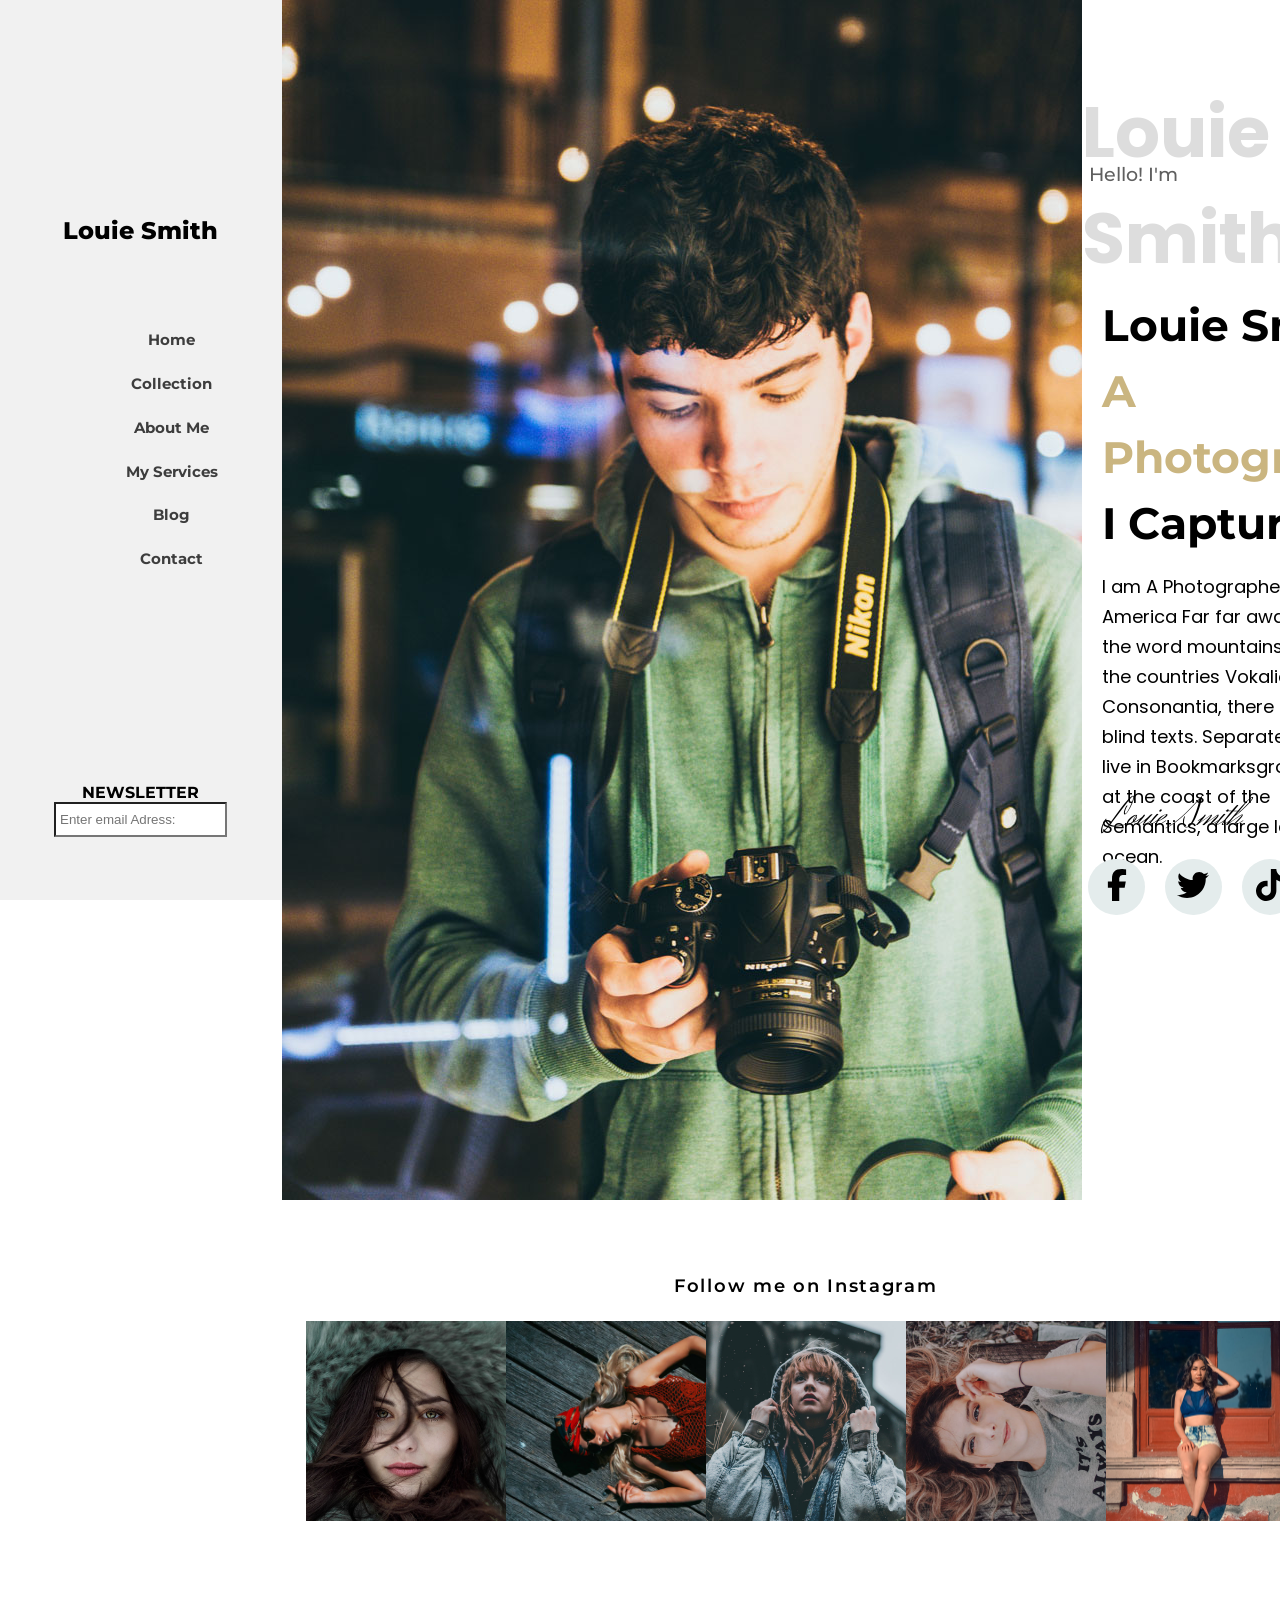
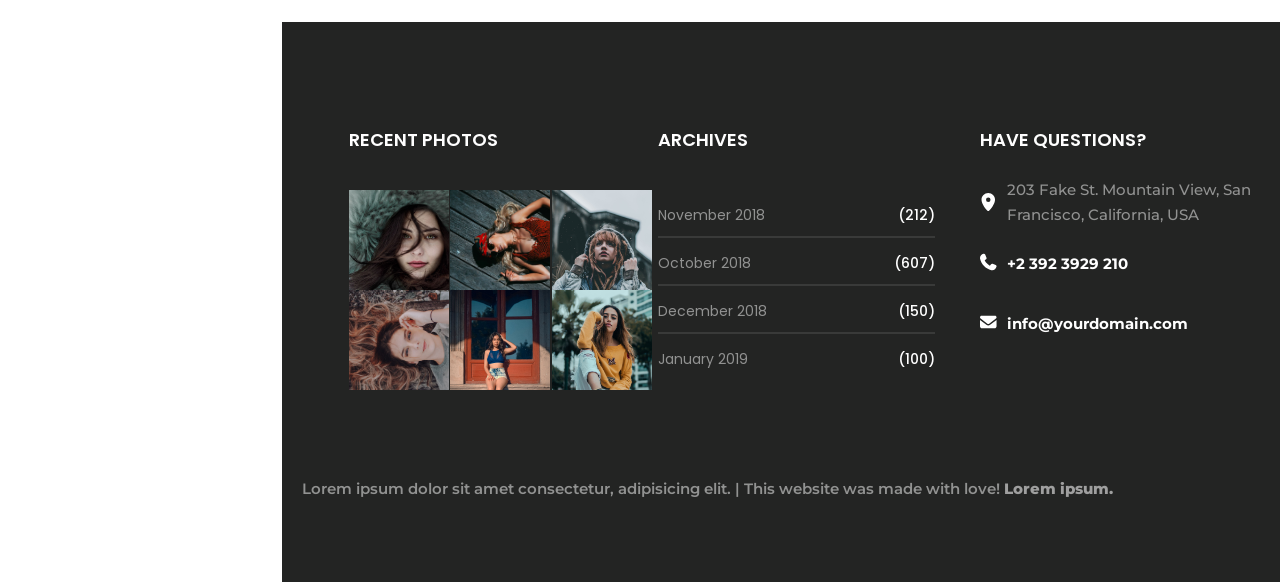
<file: index.html>
<!DOCTYPE html>
<html lang="en">
<head>
    <meta charset="UTF-8">
    <meta name="viewport" content="width=device-width, initial-scale=1.0">
    <link rel="stylesheet" href="style.css">
    <title>display-Flex</title>
    
    <!-- Fontes -->
    <!-- Poppins -->
    <link rel="preconnect" href="https://fonts.googleapis.com">
<link rel="preconnect" href="https://fonts.gstatic.com" crossorigin>
<link href="https://fonts.googleapis.com/css2?family=Poppins:ital,wght@0,100;0,200;0,300;0,400;0,500;0,600;0,700;0,800;0,900;1,100;1,200;1,300;1,400;1,500;1,600;1,700;1,800;1,900&display=swap" rel="stylesheet">
    <!-- Monsterrat -->
<link rel="preconnect" href="https://fonts.googleapis.com">
<link rel="preconnect" href="https://fonts.gstatic.com" crossorigin>
<link href="https://fonts.googleapis.com/css2?family=Montserrat:ital,wght@0,100..900;1,100..900&family=Poppins:ital,wght@0,100;0,200;0,300;0,400;0,500;0,600;0,700;0,800;0,900;1,100;1,200;1,300;1,400;1,500;1,600;1,700;1,800;1,900&display=swap" rel="stylesheet">     

    <!-- Herr Von Muellerhoff -->
    <link rel="preconnect" href="https://fonts.googleapis.com">
    <link rel="preconnect" href="https://fonts.gstatic.com" crossorigin>
    <link href="https://fonts.googleapis.com/css2?family=Herr+Von+Muellerhoff&display=swap" rel="stylesheet">
</head>
<body>
    <!-- section -->
    <nav class="side_screen">
        <div class="sd_user">
            <div id="user_icon"></div>
            Louie Smith
        </div>
        <ul class="sd_header">
            <li class="especial"><a class="after_editor" href="#">Home</a></li>
            <li class="especial"><a class="after_editor" href="collection.html"> Collection</a></li>
            <li class="especial"><a class="after_editor" href="About_Me.html">About Me</a></li>
            <li class="especial"><a class="after_editor" href="">My Services</a></li>
            <li class="especial"><a class="after_editor" href="#">Blog</a></li>
            <li class="especial"><a class="after_editor" href="#">Contact</a></li>
        </ul>
        <div class="sd_footer">
            <div class="sd_footer_input"><span>Newsletter</span><input type="text" placeholder=" Enter email Adress:"></div>
        </div>
    </nav>

    <!-- content -->
    <section>
    <div id="frontpage">
        <img src="Imagens/author.jpg" alt="" class="user_img">
        
    <div id="Titulo">
        
        <div class="text_position_formatadora_auxiliar">
        <h1 id="text_background">Louie Smith</h1>
        <p id="text_hello">Hello! I'm</p>
        </div>

        <p id="photographer">Louie Smith, <span id="text_gold">A Photographer.</span> I Capture Life</p>
        <p id="text_paragraph"> I am A Photographer from America Far far away, behind the word mountains, 
            far from the countries 
            Vokalia and Consonantia, there live the blind texts. 
            Separated they live in Bookmarksgrove right at the coast of the Semantics,
            a large language ocean.</p>
        
        <h2 id="Signature">Louie Smith</h2>

        <ul class="icons">
        <li class="single_icon"><a href="#"><svg xmlns="http://www.w3.org/2000/svg" viewBox="0 0 640 640"><path d="M240 363.3L240 576L356 576L356 363.3L442.5 363.3L460.5 265.5L356 265.5L356 230.9C356 179.2 376.3 159.4 428.7 159.4C445 159.4 458.1 159.8 465.7 160.6L465.7 71.9C451.4 68 416.4 64 396.2 64C289.3 64 240 114.5 240 223.4L240 265.5L174 265.5L174 363.3L240 363.3z"/></svg>
        </a></li>
        <li class="single_icon"><a href="#"><svg xmlns="http://www.w3.org/2000/svg" viewBox="0 0 640 640"><!--!Font Awesome Free v7.2.0 by @fontawesome - https://fontawesome.com License - https://fontawesome.com/license/free Copyright 2026 Fonticons, Inc.--><path d="M523.4 215.7C523.7 220.2 523.7 224.8 523.7 229.3C523.7 368 418.1 527.9 225.1 527.9C165.6 527.9 110.4 510.7 64 480.8C72.4 481.8 80.6 482.1 89.3 482.1C138.4 482.1 183.5 465.5 219.6 437.3C173.5 436.3 134.8 406.1 121.5 364.5C128 365.5 134.5 366.1 141.3 366.1C150.7 366.1 160.1 364.8 168.9 362.5C120.8 352.8 84.8 310.5 84.8 259.5L84.8 258.2C98.8 266 115 270.9 132.2 271.5C103.9 252.7 85.4 220.5 85.4 184.1C85.4 164.6 90.6 146.7 99.7 131.1C151.4 194.8 229 236.4 316.1 240.9C314.5 233.1 313.5 225 313.5 216.9C313.5 159.1 360.3 112 418.4 112C448.6 112 475.9 124.7 495.1 145.1C518.8 140.6 541.6 131.8 561.7 119.8C553.9 144.2 537.3 164.6 515.6 177.6C536.7 175.3 557.2 169.5 576 161.4C561.7 182.2 543.8 200.7 523.4 215.7z"/></svg></a></li>
        <li class="single_icon"><a href="#"><svg xmlns="http://www.w3.org/2000/svg" viewBox="0 0 640 640"><!--!Font Awesome Free v7.2.0 by @fontawesome - https://fontawesome.com License - https://fontawesome.com/license/free Copyright 2026 Fonticons, Inc.--><path d="M544.5 273.9C500.5 274 457.5 260.3 421.7 234.7L421.7 413.4C421.7 446.5 411.6 478.8 392.7 506C373.8 533.2 347.1 554 316.1 565.6C285.1 577.2 251.3 579.1 219.2 570.9C187.1 562.7 158.3 545 136.5 520.1C114.7 495.2 101.2 464.1 97.5 431.2C93.8 398.3 100.4 365.1 116.1 336C131.8 306.9 156.1 283.3 185.7 268.3C215.3 253.3 248.6 247.8 281.4 252.3L281.4 342.2C266.4 337.5 250.3 337.6 235.4 342.6C220.5 347.6 207.5 357.2 198.4 369.9C189.3 382.6 184.4 398 184.5 413.8C184.6 429.6 189.7 444.8 199 457.5C208.3 470.2 221.4 479.6 236.4 484.4C251.4 489.2 267.5 489.2 282.4 484.3C297.3 479.4 310.4 469.9 319.6 457.2C328.8 444.5 333.8 429.1 333.8 413.4L333.8 64L421.8 64C421.7 71.4 422.4 78.9 423.7 86.2C426.8 102.5 433.1 118.1 442.4 131.9C451.7 145.7 463.7 157.5 477.6 166.5C497.5 179.6 520.8 186.6 544.6 186.6L544.6 274z"/></svg></a></li>
        </ul>
    </div>
    </div>

<div id="container">
        <div id="container_text">
            <a href="#"><h2 id="middle_title">Follow me on Instagram</h2></a>
        </div>
        <!-- CORRIGIR CONTEÚDO À FRENTE>>>>>> -->
        <div id="row_noGutters">
            <a href="" id="insta_image_popup1">
                <div class="div_de_alinhar_icone"><svg class="icone_popup" xmlns="http://www.w3.org/2000/svg" viewBox="0 0 640 640"><path d="M320.3 205C256.8 204.8 205.2 256.2 205 319.7C204.8 383.2 256.2 434.8 319.7 435C383.2 435.2 434.8 383.8 435 320.3C435.2 256.8 383.8 205.2 320.3 205zM319.7 245.4C360.9 245.2 394.4 278.5 394.6 319.7C394.8 360.9 361.5 394.4 320.3 394.6C279.1 394.8 245.6 361.5 245.4 320.3C245.2 279.1 278.5 245.6 319.7 245.4zM413.1 200.3C413.1 185.5 425.1 173.5 439.9 173.5C454.7 173.5 466.7 185.5 466.7 200.3C466.7 215.1 454.7 227.1 439.9 227.1C425.1 227.1 413.1 215.1 413.1 200.3zM542.8 227.5C541.1 191.6 532.9 159.8 506.6 133.6C480.4 107.4 448.6 99.2 412.7 97.4C375.7 95.3 264.8 95.3 227.8 97.4C192 99.1 160.2 107.3 133.9 133.5C107.6 159.7 99.5 191.5 97.7 227.4C95.6 264.4 95.6 375.3 97.7 412.3C99.4 448.2 107.6 480 133.9 506.2C160.2 532.4 191.9 540.6 227.8 542.4C264.8 544.5 375.7 544.5 412.7 542.4C448.6 540.7 480.4 532.5 506.6 506.2C532.8 480 541 448.2 542.8 412.3C544.9 375.3 544.9 264.5 542.8 227.5zM495 452C487.2 471.6 472.1 486.7 452.4 494.6C422.9 506.3 352.9 503.6 320.3 503.6C287.7 503.6 217.6 506.2 188.2 494.6C168.6 486.8 153.5 471.7 145.6 452C133.9 422.5 136.6 352.5 136.6 319.9C136.6 287.3 134 217.2 145.6 187.8C153.4 168.2 168.5 153.1 188.2 145.2C217.7 133.5 287.7 136.2 320.3 136.2C352.9 136.2 423 133.6 452.4 145.2C472 153 487.1 168.1 495 187.8C506.7 217.3 504 287.3 504 319.9C504 352.5 506.7 422.6 495 452z"/></svg></div>
            </a>    
            <a href="" id="insta_image_popup2"> 
                <div class="div_de_alinhar_icone"><svg class="icone_popup" xmlns="http://www.w3.org/2000/svg" viewBox="0 0 640 640"><path d="M320.3 205C256.8 204.8 205.2 256.2 205 319.7C204.8 383.2 256.2 434.8 319.7 435C383.2 435.2 434.8 383.8 435 320.3C435.2 256.8 383.8 205.2 320.3 205zM319.7 245.4C360.9 245.2 394.4 278.5 394.6 319.7C394.8 360.9 361.5 394.4 320.3 394.6C279.1 394.8 245.6 361.5 245.4 320.3C245.2 279.1 278.5 245.6 319.7 245.4zM413.1 200.3C413.1 185.5 425.1 173.5 439.9 173.5C454.7 173.5 466.7 185.5 466.7 200.3C466.7 215.1 454.7 227.1 439.9 227.1C425.1 227.1 413.1 215.1 413.1 200.3zM542.8 227.5C541.1 191.6 532.9 159.8 506.6 133.6C480.4 107.4 448.6 99.2 412.7 97.4C375.7 95.3 264.8 95.3 227.8 97.4C192 99.1 160.2 107.3 133.9 133.5C107.6 159.7 99.5 191.5 97.7 227.4C95.6 264.4 95.6 375.3 97.7 412.3C99.4 448.2 107.6 480 133.9 506.2C160.2 532.4 191.9 540.6 227.8 542.4C264.8 544.5 375.7 544.5 412.7 542.4C448.6 540.7 480.4 532.5 506.6 506.2C532.8 480 541 448.2 542.8 412.3C544.9 375.3 544.9 264.5 542.8 227.5zM495 452C487.2 471.6 472.1 486.7 452.4 494.6C422.9 506.3 352.9 503.6 320.3 503.6C287.7 503.6 217.6 506.2 188.2 494.6C168.6 486.8 153.5 471.7 145.6 452C133.9 422.5 136.6 352.5 136.6 319.9C136.6 287.3 134 217.2 145.6 187.8C153.4 168.2 168.5 153.1 188.2 145.2C217.7 133.5 287.7 136.2 320.3 136.2C352.9 136.2 423 133.6 452.4 145.2C472 153 487.1 168.1 495 187.8C506.7 217.3 504 287.3 504 319.9C504 352.5 506.7 422.6 495 452z"/></svg></div>
            </a>
            <a href="" id="insta_image_popup3">
                <div class="div_de_alinhar_icone"><svg class="icone_popup" xmlns="http://www.w3.org/2000/svg" viewBox="0 0 640 640"><path d="M320.3 205C256.8 204.8 205.2 256.2 205 319.7C204.8 383.2 256.2 434.8 319.7 435C383.2 435.2 434.8 383.8 435 320.3C435.2 256.8 383.8 205.2 320.3 205zM319.7 245.4C360.9 245.2 394.4 278.5 394.6 319.7C394.8 360.9 361.5 394.4 320.3 394.6C279.1 394.8 245.6 361.5 245.4 320.3C245.2 279.1 278.5 245.6 319.7 245.4zM413.1 200.3C413.1 185.5 425.1 173.5 439.9 173.5C454.7 173.5 466.7 185.5 466.7 200.3C466.7 215.1 454.7 227.1 439.9 227.1C425.1 227.1 413.1 215.1 413.1 200.3zM542.8 227.5C541.1 191.6 532.9 159.8 506.6 133.6C480.4 107.4 448.6 99.2 412.7 97.4C375.7 95.3 264.8 95.3 227.8 97.4C192 99.1 160.2 107.3 133.9 133.5C107.6 159.7 99.5 191.5 97.7 227.4C95.6 264.4 95.6 375.3 97.7 412.3C99.4 448.2 107.6 480 133.9 506.2C160.2 532.4 191.9 540.6 227.8 542.4C264.8 544.5 375.7 544.5 412.7 542.4C448.6 540.7 480.4 532.5 506.6 506.2C532.8 480 541 448.2 542.8 412.3C544.9 375.3 544.9 264.5 542.8 227.5zM495 452C487.2 471.6 472.1 486.7 452.4 494.6C422.9 506.3 352.9 503.6 320.3 503.6C287.7 503.6 217.6 506.2 188.2 494.6C168.6 486.8 153.5 471.7 145.6 452C133.9 422.5 136.6 352.5 136.6 319.9C136.6 287.3 134 217.2 145.6 187.8C153.4 168.2 168.5 153.1 188.2 145.2C217.7 133.5 287.7 136.2 320.3 136.2C352.9 136.2 423 133.6 452.4 145.2C472 153 487.1 168.1 495 187.8C506.7 217.3 504 287.3 504 319.9C504 352.5 506.7 422.6 495 452z"/></svg></div>
            </a>
            <a href="" id="insta_image_popup4">
                <div class="div_de_alinhar_icone"><svg class="icone_popup" sxmlns="http://www.w3.org/2000/svg" viewBox="0 0 640 640"><path d="M320.3 205C256.8 204.8 205.2 256.2 205 319.7C204.8 383.2 256.2 434.8 319.7 435C383.2 435.2 434.8 383.8 435 320.3C435.2 256.8 383.8 205.2 320.3 205zM319.7 245.4C360.9 245.2 394.4 278.5 394.6 319.7C394.8 360.9 361.5 394.4 320.3 394.6C279.1 394.8 245.6 361.5 245.4 320.3C245.2 279.1 278.5 245.6 319.7 245.4zM413.1 200.3C413.1 185.5 425.1 173.5 439.9 173.5C454.7 173.5 466.7 185.5 466.7 200.3C466.7 215.1 454.7 227.1 439.9 227.1C425.1 227.1 413.1 215.1 413.1 200.3zM542.8 227.5C541.1 191.6 532.9 159.8 506.6 133.6C480.4 107.4 448.6 99.2 412.7 97.4C375.7 95.3 264.8 95.3 227.8 97.4C192 99.1 160.2 107.3 133.9 133.5C107.6 159.7 99.5 191.5 97.7 227.4C95.6 264.4 95.6 375.3 97.7 412.3C99.4 448.2 107.6 480 133.9 506.2C160.2 532.4 191.9 540.6 227.8 542.4C264.8 544.5 375.7 544.5 412.7 542.4C448.6 540.7 480.4 532.5 506.6 506.2C532.8 480 541 448.2 542.8 412.3C544.9 375.3 544.9 264.5 542.8 227.5zM495 452C487.2 471.6 472.1 486.7 452.4 494.6C422.9 506.3 352.9 503.6 320.3 503.6C287.7 503.6 217.6 506.2 188.2 494.6C168.6 486.8 153.5 471.7 145.6 452C133.9 422.5 136.6 352.5 136.6 319.9C136.6 287.3 134 217.2 145.6 187.8C153.4 168.2 168.5 153.1 188.2 145.2C217.7 133.5 287.7 136.2 320.3 136.2C352.9 136.2 423 133.6 452.4 145.2C472 153 487.1 168.1 495 187.8C506.7 217.3 504 287.3 504 319.9C504 352.5 506.7 422.6 495 452z"/></svg></div>
            </a>
            <a href="" id="insta_image_popup5">
                <div class="div_de_alinhar_icone"><svg class="icone_popup" sxmlns="http://www.w3.org/2000/svg" viewBox="0 0 640 640"><path d="M320.3 205C256.8 204.8 205.2 256.2 205 319.7C204.8 383.2 256.2 434.8 319.7 435C383.2 435.2 434.8 383.8 435 320.3C435.2 256.8 383.8 205.2 320.3 205zM319.7 245.4C360.9 245.2 394.4 278.5 394.6 319.7C394.8 360.9 361.5 394.4 320.3 394.6C279.1 394.8 245.6 361.5 245.4 320.3C245.2 279.1 278.5 245.6 319.7 245.4zM413.1 200.3C413.1 185.5 425.1 173.5 439.9 173.5C454.7 173.5 466.7 185.5 466.7 200.3C466.7 215.1 454.7 227.1 439.9 227.1C425.1 227.1 413.1 215.1 413.1 200.3zM542.8 227.5C541.1 191.6 532.9 159.8 506.6 133.6C480.4 107.4 448.6 99.2 412.7 97.4C375.7 95.3 264.8 95.3 227.8 97.4C192 99.1 160.2 107.3 133.9 133.5C107.6 159.7 99.5 191.5 97.7 227.4C95.6 264.4 95.6 375.3 97.7 412.3C99.4 448.2 107.6 480 133.9 506.2C160.2 532.4 191.9 540.6 227.8 542.4C264.8 544.5 375.7 544.5 412.7 542.4C448.6 540.7 480.4 532.5 506.6 506.2C532.8 480 541 448.2 542.8 412.3C544.9 375.3 544.9 264.5 542.8 227.5zM495 452C487.2 471.6 472.1 486.7 452.4 494.6C422.9 506.3 352.9 503.6 320.3 503.6C287.7 503.6 217.6 506.2 188.2 494.6C168.6 486.8 153.5 471.7 145.6 452C133.9 422.5 136.6 352.5 136.6 319.9C136.6 287.3 134 217.2 145.6 187.8C153.4 168.2 168.5 153.1 188.2 145.2C217.7 133.5 287.7 136.2 320.3 136.2C352.9 136.2 423 133.6 452.4 145.2C472 153 487.1 168.1 495 187.8C506.7 217.3 504 287.3 504 319.9C504 352.5 506.7 422.6 495 452z"/></svg></div>
            </a>
        </div>
        <!-- Acima^^^^ -->
    </div>

    <footer id="content_footer">
        <div id="footer_row_maker">
            <div id="footer_wrap_photo">
                <div id="footer_wrap_photo_Title">
                    <h2>recent photos</h2>
                </div>
                <div id="footer_wrap_photo_image_holder">
                    <ul id="footer_wrap_photo_list">
                        <li class="footer_wrap_photo_list_item"><a href="" id="footer_wrap_photo_img1"></a></li>
                        <li class="footer_wrap_photo_list_item"><a href="" id="footer_wrap_photo_img2"></a></li>
                        <li class="footer_wrap_photo_list_item"><a href="" id="footer_wrap_photo_img3"></a></li>
                        <li class="footer_wrap_photo_list_item"><a href="" id="footer_wrap_photo_img4"></a></li>
                        <li class="footer_wrap_photo_list_item"><a href="" id="footer_wrap_photo_img5"></a></li>    
                        <li class="footer_wrap_photo_list_item"><a href="" id="footer_wrap_photo_img6"></a></li>
                    </ul>
                </div>
            </div>
            <div id="footer_list">
                <section id="footer_list_holder">
                    <h2>Archives</h2>
                    <ul id="footer_list">
                        <li class="footer_list_item"><a href="" class="footer_list_item_month">November 2018<span>(212)</span></a></li>
                        <li class="footer_list_item"><a href="" class="footer_list_item_month">October  2018<span>(607)</span></a></li>
                        <li class="footer_list_item"><a href="" class="footer_list_item_month">December 2018<span>(150)</span></a></li>
                        <li id="footer_list_item_final"><a href="" class="footer_list_item_month">January 2019<span>(100)</span></a></li>
                    </ul>
                </section>
            </div>
            
            <div id="footer_have_questions">
                <h2>Have questions?</h2>
                <ul id="footer_have_questions_list">
                    <li class="footer_have_questions_list_item">
                        <div id="svg_holder1">
                            <svg xmlns="http://www.w3.org/2000/svg" viewBox="0 0 384 512"><!--!Font Awesome Free v7.2.0 by @fontawesome - https://fontawesome.com License - https://fontawesome.com/license/free Copyright 2026 Fonticons, Inc.--><path d="M0 188.6C0 84.4 86 0 192 0S384 84.4 384 188.6c0 119.3-120.2 262.3-170.4 316.8-11.8 12.8-31.5 12.8-43.3 0-50.2-54.5-170.4-197.5-170.4-316.8zM192 256a64 64 0 1 0 0-128 64 64 0 1 0 0 128z"/></svg>
                        </div>
                    <div id="footer_have_questions_list_item1">
                        203 Fake St. Mountain View, San Francisco, California, USA
                    </div>
                </li>
                    <li class="footer_have_questions_list_item">
                        <div id="svg_holder2">
                            <svg xmlns="http://www.w3.org/2000/svg" viewBox="0 0 512 512"><!--!Font Awesome Free v7.2.0 by @fontawesome - https://fontawesome.com License - https://fontawesome.com/license/free Copyright 2026 Fonticons, Inc.--><path d="M160.2 25C152.3 6.1 131.7-3.9 112.1 1.4l-5.5 1.5c-64.6 17.6-119.8 80.2-103.7 156.4 37.1 175 174.8 312.7 349.8 349.8 76.3 16.2 138.8-39.1 156.4-103.7l1.5-5.5c5.4-19.7-4.7-40.3-23.5-48.1l-97.3-40.5c-16.5-6.9-35.6-2.1-47 11.8l-38.6 47.2C233.9 335.4 177.3 277 144.8 205.3L189 169.3c13.9-11.3 18.6-30.4 11.8-47L160.2 25z"/></svg>
                        </div>
                    <div id="footer_have_questions_list_item2">
                        +2 392 3929 210
                    </div>
                </li>    
                    <li class="footer_have_questions_list_item">
                        <div id="svg_holder1">
                            <svg xmlns="http://www.w3.org/2000/svg" viewBox="0 0 512 512"><!--!Font Awesome Free v7.2.0 by @fontawesome - https://fontawesome.com License - https://fontawesome.com/license/free Copyright 2026 Fonticons, Inc.--><path d="M48 64c-26.5 0-48 21.5-48 48 0 15.1 7.1 29.3 19.2 38.4l208 156c17.1 12.8 40.5 12.8 57.6 0l208-156c12.1-9.1 19.2-23.3 19.2-38.4 0-26.5-21.5-48-48-48L48 64zM0 196L0 384c0 35.3 28.7 64 64 64l384 0c35.3 0 64-28.7 64-64l0-188-198.4 148.8c-34.1 25.6-81.1 25.6-115.2 0L0 196z"/></svg>
                        </div>
                    <div id="footer_have_questions_list_item3">
                        info@yourdomain.com
                    </div>
                </li>
                </ul>
            </div>
        </div>
        <div id="div_copyright">
            <p id="Copyright">Lorem ipsum dolor sit amet consectetur, adipisicing elit. | This website was made with love!<span id="span1000"> Lorem ipsum.</span></p>
        </div>
    </footer>
    </section>
</body>
</html>
</file>
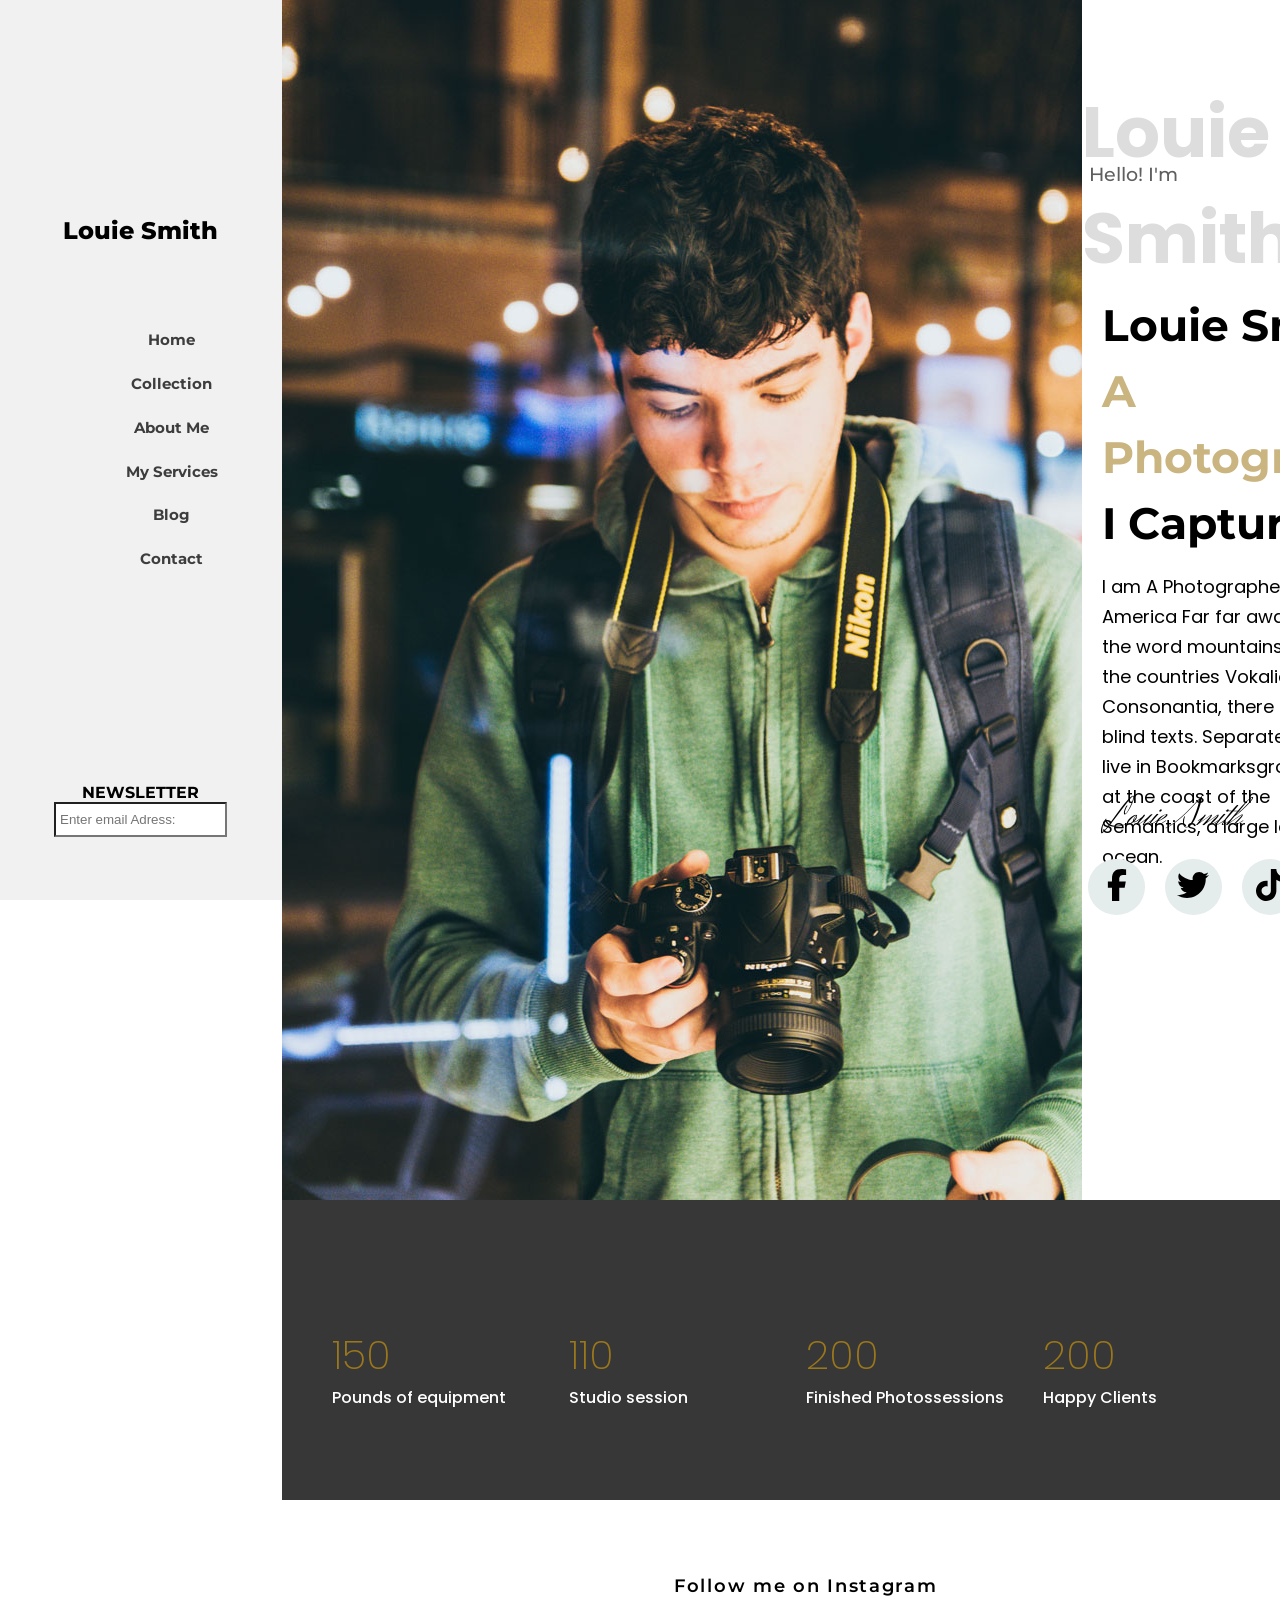
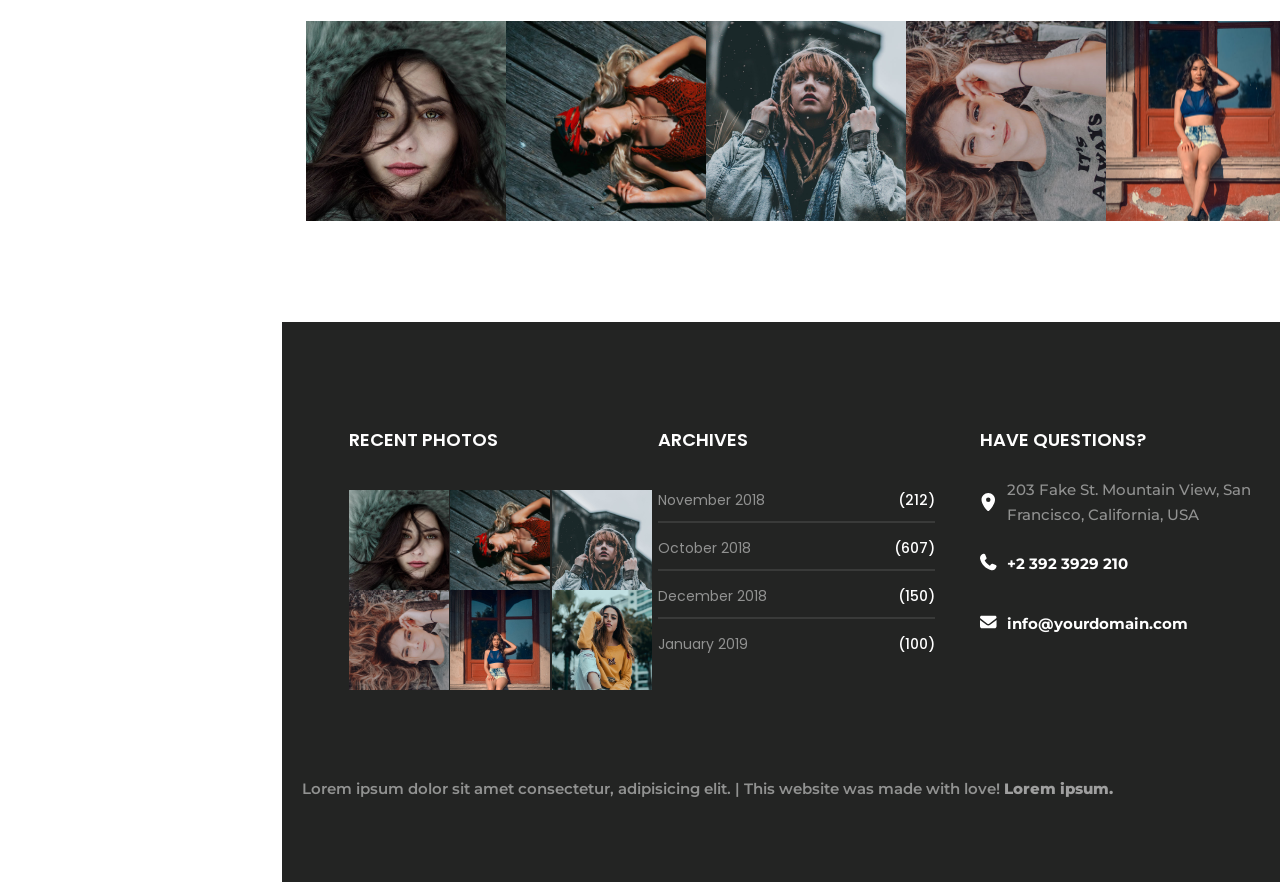
<file: About_Me.html>
<!DOCTYPE html>
<html lang="en">
<head>
    <meta charset="UTF-8">
    <meta name="viewport" content="width=device-width, initial-scale=1.0">
    <link rel="stylesheet" href="top10maiorescaminhoesdomundo.css">
    <title>About Me</title>
    
    <!-- Fontes -->
    <!-- Poppins -->
    <link rel="preconnect" href="https://fonts.googleapis.com">
<link rel="preconnect" href="https://fonts.gstatic.com" crossorigin>
<link href="https://fonts.googleapis.com/css2?family=Poppins:ital,wght@0,100;0,200;0,300;0,400;0,500;0,600;0,700;0,800;0,900;1,100;1,200;1,300;1,400;1,500;1,600;1,700;1,800;1,900&display=swap" rel="stylesheet">
    <!-- Monsterrat -->
<link rel="preconnect" href="https://fonts.googleapis.com">
<link rel="preconnect" href="https://fonts.gstatic.com" crossorigin>
<link href="https://fonts.googleapis.com/css2?family=Montserrat:ital,wght@0,100..900;1,100..900&family=Poppins:ital,wght@0,100;0,200;0,300;0,400;0,500;0,600;0,700;0,800;0,900;1,100;1,200;1,300;1,400;1,500;1,600;1,700;1,800;1,900&display=swap" rel="stylesheet">     

    <!-- Herr Von Muellerhoff -->
    <link rel="preconnect" href="https://fonts.googleapis.com">
    <link rel="preconnect" href="https://fonts.gstatic.com" crossorigin>
    <link href="https://fonts.googleapis.com/css2?family=Herr+Von+Muellerhoff&display=swap" rel="stylesheet">
</head>
<body>
    <!-- section -->
    <nav class="side_screen">
        <div class="sd_user">
            <div id="user_icon"></div>
            Louie Smith
        </div>
        <ul class="sd_header">
            <li class="especial"><a class="after_editor" href="Index.html">Home</a></li>
            <li class="especial"><a class="after_editor" href="collection.html"> Collection</a></li>
            <li class="especial"><a class="after_editor" href="#">About Me</a></li>
            <li class="especial"><a class="after_editor" href="My_Services.html">My Services</a></li>
            <li class="especial"><a class="after_editor" href="#">Blog</a></li>
            <li class="especial"><a class="after_editor" href="#">Contact</a></li>
        </ul>
        <div class="sd_footer">
            <div class="sd_footer_input"><span>Newsletter</span><input type="text" placeholder=" Enter email Adress:"></div>
        </div>
    </nav>

    <!-- content -->
    <section id="conteudo_do_site">
    <div id="frontpage">
        <img src="Imagens/author.jpg" alt="" class="user_img">
        
    <div id="Titulo">
        
        <div class="text_position_formatadora_auxiliar">
        <h1 id="text_background">Louie Smith</h1>
        <p id="text_hello">Hello! I'm</p>
        </div>

        <p id="photographer">Louie Smith, <span id="text_gold">A Photographer.</span> I Capture Life</p>
        <p id="text_paragraph"> I am A Photographer from America Far far away, behind the word mountains, 
            far from the countries 
            Vokalia and Consonantia, there live the blind texts. 
            Separated they live in Bookmarksgrove right at the coast of the Semantics,
            a large language ocean.</p>
        
        <h2 id="Signature">Louie Smith</h2>

        <ul class="icons">
        <li class="single_icon"><a href="#"><svg xmlns="http://www.w3.org/2000/svg" viewBox="0 0 640 640"><path d="M240 363.3L240 576L356 576L356 363.3L442.5 363.3L460.5 265.5L356 265.5L356 230.9C356 179.2 376.3 159.4 428.7 159.4C445 159.4 458.1 159.8 465.7 160.6L465.7 71.9C451.4 68 416.4 64 396.2 64C289.3 64 240 114.5 240 223.4L240 265.5L174 265.5L174 363.3L240 363.3z"/></svg>
        </a></li>
        <li class="single_icon"><a href="#"><svg xmlns="http://www.w3.org/2000/svg" viewBox="0 0 640 640"><!--!Font Awesome Free v7.2.0 by @fontawesome - https://fontawesome.com License - https://fontawesome.com/license/free Copyright 2026 Fonticons, Inc.--><path d="M523.4 215.7C523.7 220.2 523.7 224.8 523.7 229.3C523.7 368 418.1 527.9 225.1 527.9C165.6 527.9 110.4 510.7 64 480.8C72.4 481.8 80.6 482.1 89.3 482.1C138.4 482.1 183.5 465.5 219.6 437.3C173.5 436.3 134.8 406.1 121.5 364.5C128 365.5 134.5 366.1 141.3 366.1C150.7 366.1 160.1 364.8 168.9 362.5C120.8 352.8 84.8 310.5 84.8 259.5L84.8 258.2C98.8 266 115 270.9 132.2 271.5C103.9 252.7 85.4 220.5 85.4 184.1C85.4 164.6 90.6 146.7 99.7 131.1C151.4 194.8 229 236.4 316.1 240.9C314.5 233.1 313.5 225 313.5 216.9C313.5 159.1 360.3 112 418.4 112C448.6 112 475.9 124.7 495.1 145.1C518.8 140.6 541.6 131.8 561.7 119.8C553.9 144.2 537.3 164.6 515.6 177.6C536.7 175.3 557.2 169.5 576 161.4C561.7 182.2 543.8 200.7 523.4 215.7z"/></svg></a></li>
        <li class="single_icon"><a href="#"><svg xmlns="http://www.w3.org/2000/svg" viewBox="0 0 640 640"><!--!Font Awesome Free v7.2.0 by @fontawesome - https://fontawesome.com License - https://fontawesome.com/license/free Copyright 2026 Fonticons, Inc.--><path d="M544.5 273.9C500.5 274 457.5 260.3 421.7 234.7L421.7 413.4C421.7 446.5 411.6 478.8 392.7 506C373.8 533.2 347.1 554 316.1 565.6C285.1 577.2 251.3 579.1 219.2 570.9C187.1 562.7 158.3 545 136.5 520.1C114.7 495.2 101.2 464.1 97.5 431.2C93.8 398.3 100.4 365.1 116.1 336C131.8 306.9 156.1 283.3 185.7 268.3C215.3 253.3 248.6 247.8 281.4 252.3L281.4 342.2C266.4 337.5 250.3 337.6 235.4 342.6C220.5 347.6 207.5 357.2 198.4 369.9C189.3 382.6 184.4 398 184.5 413.8C184.6 429.6 189.7 444.8 199 457.5C208.3 470.2 221.4 479.6 236.4 484.4C251.4 489.2 267.5 489.2 282.4 484.3C297.3 479.4 310.4 469.9 319.6 457.2C328.8 444.5 333.8 429.1 333.8 413.4L333.8 64L421.8 64C421.7 71.4 422.4 78.9 423.7 86.2C426.8 102.5 433.1 118.1 442.4 131.9C451.7 145.7 463.7 157.5 477.6 166.5C497.5 179.6 520.8 186.6 544.6 186.6L544.6 274z"/></svg></a></li>
        </ul>
    </div>
    </div>

    <div class="extraparte">
        <p class="describer_text" id="id1">
            Pounds of equipment
        </p>
        <p class="describer_text" id="id2">
            Studio session
        </p>
        <p class="describer_text" id="id3">
                Finished Photossessions
        </p>
        <p class="describer_text" id="id4">
            Happy Clients
        </p>
    </div>

<div id="container">
        <div id="container_text">
            <a href="#"><h2 id="middle_title">Follow me on Instagram</h2></a>
        </div>
        <!-- CORRIGIR CONTEÚDO À FRENTE>>>>>> -->
        <div id="row_noGutters">
            <a href="" id="insta_image_popup1">
                <div class="div_de_alinhar_icone"><svg class="icone_popup" xmlns="http://www.w3.org/2000/svg" viewBox="0 0 640 640"><path d="M320.3 205C256.8 204.8 205.2 256.2 205 319.7C204.8 383.2 256.2 434.8 319.7 435C383.2 435.2 434.8 383.8 435 320.3C435.2 256.8 383.8 205.2 320.3 205zM319.7 245.4C360.9 245.2 394.4 278.5 394.6 319.7C394.8 360.9 361.5 394.4 320.3 394.6C279.1 394.8 245.6 361.5 245.4 320.3C245.2 279.1 278.5 245.6 319.7 245.4zM413.1 200.3C413.1 185.5 425.1 173.5 439.9 173.5C454.7 173.5 466.7 185.5 466.7 200.3C466.7 215.1 454.7 227.1 439.9 227.1C425.1 227.1 413.1 215.1 413.1 200.3zM542.8 227.5C541.1 191.6 532.9 159.8 506.6 133.6C480.4 107.4 448.6 99.2 412.7 97.4C375.7 95.3 264.8 95.3 227.8 97.4C192 99.1 160.2 107.3 133.9 133.5C107.6 159.7 99.5 191.5 97.7 227.4C95.6 264.4 95.6 375.3 97.7 412.3C99.4 448.2 107.6 480 133.9 506.2C160.2 532.4 191.9 540.6 227.8 542.4C264.8 544.5 375.7 544.5 412.7 542.4C448.6 540.7 480.4 532.5 506.6 506.2C532.8 480 541 448.2 542.8 412.3C544.9 375.3 544.9 264.5 542.8 227.5zM495 452C487.2 471.6 472.1 486.7 452.4 494.6C422.9 506.3 352.9 503.6 320.3 503.6C287.7 503.6 217.6 506.2 188.2 494.6C168.6 486.8 153.5 471.7 145.6 452C133.9 422.5 136.6 352.5 136.6 319.9C136.6 287.3 134 217.2 145.6 187.8C153.4 168.2 168.5 153.1 188.2 145.2C217.7 133.5 287.7 136.2 320.3 136.2C352.9 136.2 423 133.6 452.4 145.2C472 153 487.1 168.1 495 187.8C506.7 217.3 504 287.3 504 319.9C504 352.5 506.7 422.6 495 452z"/></svg></div>
            </a>    
            <a href="" id="insta_image_popup2"> 
                <div class="div_de_alinhar_icone"><svg class="icone_popup" xmlns="http://www.w3.org/2000/svg" viewBox="0 0 640 640"><path d="M320.3 205C256.8 204.8 205.2 256.2 205 319.7C204.8 383.2 256.2 434.8 319.7 435C383.2 435.2 434.8 383.8 435 320.3C435.2 256.8 383.8 205.2 320.3 205zM319.7 245.4C360.9 245.2 394.4 278.5 394.6 319.7C394.8 360.9 361.5 394.4 320.3 394.6C279.1 394.8 245.6 361.5 245.4 320.3C245.2 279.1 278.5 245.6 319.7 245.4zM413.1 200.3C413.1 185.5 425.1 173.5 439.9 173.5C454.7 173.5 466.7 185.5 466.7 200.3C466.7 215.1 454.7 227.1 439.9 227.1C425.1 227.1 413.1 215.1 413.1 200.3zM542.8 227.5C541.1 191.6 532.9 159.8 506.6 133.6C480.4 107.4 448.6 99.2 412.7 97.4C375.7 95.3 264.8 95.3 227.8 97.4C192 99.1 160.2 107.3 133.9 133.5C107.6 159.7 99.5 191.5 97.7 227.4C95.6 264.4 95.6 375.3 97.7 412.3C99.4 448.2 107.6 480 133.9 506.2C160.2 532.4 191.9 540.6 227.8 542.4C264.8 544.5 375.7 544.5 412.7 542.4C448.6 540.7 480.4 532.5 506.6 506.2C532.8 480 541 448.2 542.8 412.3C544.9 375.3 544.9 264.5 542.8 227.5zM495 452C487.2 471.6 472.1 486.7 452.4 494.6C422.9 506.3 352.9 503.6 320.3 503.6C287.7 503.6 217.6 506.2 188.2 494.6C168.6 486.8 153.5 471.7 145.6 452C133.9 422.5 136.6 352.5 136.6 319.9C136.6 287.3 134 217.2 145.6 187.8C153.4 168.2 168.5 153.1 188.2 145.2C217.7 133.5 287.7 136.2 320.3 136.2C352.9 136.2 423 133.6 452.4 145.2C472 153 487.1 168.1 495 187.8C506.7 217.3 504 287.3 504 319.9C504 352.5 506.7 422.6 495 452z"/></svg></div>
            </a>
            <a href="" id="insta_image_popup3">
                <div class="div_de_alinhar_icone"><svg class="icone_popup" xmlns="http://www.w3.org/2000/svg" viewBox="0 0 640 640"><path d="M320.3 205C256.8 204.8 205.2 256.2 205 319.7C204.8 383.2 256.2 434.8 319.7 435C383.2 435.2 434.8 383.8 435 320.3C435.2 256.8 383.8 205.2 320.3 205zM319.7 245.4C360.9 245.2 394.4 278.5 394.6 319.7C394.8 360.9 361.5 394.4 320.3 394.6C279.1 394.8 245.6 361.5 245.4 320.3C245.2 279.1 278.5 245.6 319.7 245.4zM413.1 200.3C413.1 185.5 425.1 173.5 439.9 173.5C454.7 173.5 466.7 185.5 466.7 200.3C466.7 215.1 454.7 227.1 439.9 227.1C425.1 227.1 413.1 215.1 413.1 200.3zM542.8 227.5C541.1 191.6 532.9 159.8 506.6 133.6C480.4 107.4 448.6 99.2 412.7 97.4C375.7 95.3 264.8 95.3 227.8 97.4C192 99.1 160.2 107.3 133.9 133.5C107.6 159.7 99.5 191.5 97.7 227.4C95.6 264.4 95.6 375.3 97.7 412.3C99.4 448.2 107.6 480 133.9 506.2C160.2 532.4 191.9 540.6 227.8 542.4C264.8 544.5 375.7 544.5 412.7 542.4C448.6 540.7 480.4 532.5 506.6 506.2C532.8 480 541 448.2 542.8 412.3C544.9 375.3 544.9 264.5 542.8 227.5zM495 452C487.2 471.6 472.1 486.7 452.4 494.6C422.9 506.3 352.9 503.6 320.3 503.6C287.7 503.6 217.6 506.2 188.2 494.6C168.6 486.8 153.5 471.7 145.6 452C133.9 422.5 136.6 352.5 136.6 319.9C136.6 287.3 134 217.2 145.6 187.8C153.4 168.2 168.5 153.1 188.2 145.2C217.7 133.5 287.7 136.2 320.3 136.2C352.9 136.2 423 133.6 452.4 145.2C472 153 487.1 168.1 495 187.8C506.7 217.3 504 287.3 504 319.9C504 352.5 506.7 422.6 495 452z"/></svg></div>
            </a>
            <a href="" id="insta_image_popup4">
                <div class="div_de_alinhar_icone"><svg class="icone_popup" sxmlns="http://www.w3.org/2000/svg" viewBox="0 0 640 640"><path d="M320.3 205C256.8 204.8 205.2 256.2 205 319.7C204.8 383.2 256.2 434.8 319.7 435C383.2 435.2 434.8 383.8 435 320.3C435.2 256.8 383.8 205.2 320.3 205zM319.7 245.4C360.9 245.2 394.4 278.5 394.6 319.7C394.8 360.9 361.5 394.4 320.3 394.6C279.1 394.8 245.6 361.5 245.4 320.3C245.2 279.1 278.5 245.6 319.7 245.4zM413.1 200.3C413.1 185.5 425.1 173.5 439.9 173.5C454.7 173.5 466.7 185.5 466.7 200.3C466.7 215.1 454.7 227.1 439.9 227.1C425.1 227.1 413.1 215.1 413.1 200.3zM542.8 227.5C541.1 191.6 532.9 159.8 506.6 133.6C480.4 107.4 448.6 99.2 412.7 97.4C375.7 95.3 264.8 95.3 227.8 97.4C192 99.1 160.2 107.3 133.9 133.5C107.6 159.7 99.5 191.5 97.7 227.4C95.6 264.4 95.6 375.3 97.7 412.3C99.4 448.2 107.6 480 133.9 506.2C160.2 532.4 191.9 540.6 227.8 542.4C264.8 544.5 375.7 544.5 412.7 542.4C448.6 540.7 480.4 532.5 506.6 506.2C532.8 480 541 448.2 542.8 412.3C544.9 375.3 544.9 264.5 542.8 227.5zM495 452C487.2 471.6 472.1 486.7 452.4 494.6C422.9 506.3 352.9 503.6 320.3 503.6C287.7 503.6 217.6 506.2 188.2 494.6C168.6 486.8 153.5 471.7 145.6 452C133.9 422.5 136.6 352.5 136.6 319.9C136.6 287.3 134 217.2 145.6 187.8C153.4 168.2 168.5 153.1 188.2 145.2C217.7 133.5 287.7 136.2 320.3 136.2C352.9 136.2 423 133.6 452.4 145.2C472 153 487.1 168.1 495 187.8C506.7 217.3 504 287.3 504 319.9C504 352.5 506.7 422.6 495 452z"/></svg></div>
            </a>
            <a href="" id="insta_image_popup5">
                <div class="div_de_alinhar_icone"><svg class="icone_popup" sxmlns="http://www.w3.org/2000/svg" viewBox="0 0 640 640"><path d="M320.3 205C256.8 204.8 205.2 256.2 205 319.7C204.8 383.2 256.2 434.8 319.7 435C383.2 435.2 434.8 383.8 435 320.3C435.2 256.8 383.8 205.2 320.3 205zM319.7 245.4C360.9 245.2 394.4 278.5 394.6 319.7C394.8 360.9 361.5 394.4 320.3 394.6C279.1 394.8 245.6 361.5 245.4 320.3C245.2 279.1 278.5 245.6 319.7 245.4zM413.1 200.3C413.1 185.5 425.1 173.5 439.9 173.5C454.7 173.5 466.7 185.5 466.7 200.3C466.7 215.1 454.7 227.1 439.9 227.1C425.1 227.1 413.1 215.1 413.1 200.3zM542.8 227.5C541.1 191.6 532.9 159.8 506.6 133.6C480.4 107.4 448.6 99.2 412.7 97.4C375.7 95.3 264.8 95.3 227.8 97.4C192 99.1 160.2 107.3 133.9 133.5C107.6 159.7 99.5 191.5 97.7 227.4C95.6 264.4 95.6 375.3 97.7 412.3C99.4 448.2 107.6 480 133.9 506.2C160.2 532.4 191.9 540.6 227.8 542.4C264.8 544.5 375.7 544.5 412.7 542.4C448.6 540.7 480.4 532.5 506.6 506.2C532.8 480 541 448.2 542.8 412.3C544.9 375.3 544.9 264.5 542.8 227.5zM495 452C487.2 471.6 472.1 486.7 452.4 494.6C422.9 506.3 352.9 503.6 320.3 503.6C287.7 503.6 217.6 506.2 188.2 494.6C168.6 486.8 153.5 471.7 145.6 452C133.9 422.5 136.6 352.5 136.6 319.9C136.6 287.3 134 217.2 145.6 187.8C153.4 168.2 168.5 153.1 188.2 145.2C217.7 133.5 287.7 136.2 320.3 136.2C352.9 136.2 423 133.6 452.4 145.2C472 153 487.1 168.1 495 187.8C506.7 217.3 504 287.3 504 319.9C504 352.5 506.7 422.6 495 452z"/></svg></div>
            </a>
        </div>
        <!-- Acima^^^^ -->
    </div>

    <footer id="content_footer">
        <div id="footer_row_maker">
            <div id="footer_wrap_photo">
                <div id="footer_wrap_photo_Title">
                    <h2>recent photos</h2>
                </div>
                <div id="footer_wrap_photo_image_holder">
                    <ul id="footer_wrap_photo_list">
                        <li class="footer_wrap_photo_list_item"><a href="" id="footer_wrap_photo_img1"></a></li>
                        <li class="footer_wrap_photo_list_item"><a href="" id="footer_wrap_photo_img2"></a></li>
                        <li class="footer_wrap_photo_list_item"><a href="" id="footer_wrap_photo_img3"></a></li>
                        <li class="footer_wrap_photo_list_item"><a href="" id="footer_wrap_photo_img4"></a></li>
                        <li class="footer_wrap_photo_list_item"><a href="" id="footer_wrap_photo_img5"></a></li>    
                        <li class="footer_wrap_photo_list_item"><a href="" id="footer_wrap_photo_img6"></a></li>
                    </ul>
                </div>
            </div>
            <div id="footer_list">
                <section id="footer_list_holder">
                    <h2>Archives</h2>
                    <ul id="footer_list">
                        <li class="footer_list_item"><a href="" class="footer_list_item_month">November 2018<span>(212)</span></a></li>
                        <li class="footer_list_item"><a href="" class="footer_list_item_month">October  2018<span>(607)</span></a></li>
                        <li class="footer_list_item"><a href="" class="footer_list_item_month">December 2018<span>(150)</span></a></li>
                        <li id="footer_list_item_final"><a href="" class="footer_list_item_month">January 2019<span>(100)</span></a></li>
                    </ul>
                </section>
            </div>
            
            <div id="footer_have_questions">
                <h2>Have questions?</h2>
                <ul id="footer_have_questions_list">
                    <li class="footer_have_questions_list_item">
                        <div id="svg_holder1">
                            <svg xmlns="http://www.w3.org/2000/svg" viewBox="0 0 384 512"><!--!Font Awesome Free v7.2.0 by @fontawesome - https://fontawesome.com License - https://fontawesome.com/license/free Copyright 2026 Fonticons, Inc.--><path d="M0 188.6C0 84.4 86 0 192 0S384 84.4 384 188.6c0 119.3-120.2 262.3-170.4 316.8-11.8 12.8-31.5 12.8-43.3 0-50.2-54.5-170.4-197.5-170.4-316.8zM192 256a64 64 0 1 0 0-128 64 64 0 1 0 0 128z"/></svg>
                        </div>
                    <div id="footer_have_questions_list_item1">
                        203 Fake St. Mountain View, San Francisco, California, USA
                    </div>
                </li>
                    <li class="footer_have_questions_list_item">
                        <div id="svg_holder2">
                            <svg xmlns="http://www.w3.org/2000/svg" viewBox="0 0 512 512"><!--!Font Awesome Free v7.2.0 by @fontawesome - https://fontawesome.com License - https://fontawesome.com/license/free Copyright 2026 Fonticons, Inc.--><path d="M160.2 25C152.3 6.1 131.7-3.9 112.1 1.4l-5.5 1.5c-64.6 17.6-119.8 80.2-103.7 156.4 37.1 175 174.8 312.7 349.8 349.8 76.3 16.2 138.8-39.1 156.4-103.7l1.5-5.5c5.4-19.7-4.7-40.3-23.5-48.1l-97.3-40.5c-16.5-6.9-35.6-2.1-47 11.8l-38.6 47.2C233.9 335.4 177.3 277 144.8 205.3L189 169.3c13.9-11.3 18.6-30.4 11.8-47L160.2 25z"/></svg>
                        </div>
                    <div id="footer_have_questions_list_item2">
                        +2 392 3929 210
                    </div>
                </li>    
                    <li class="footer_have_questions_list_item">
                        <div id="svg_holder1">
                            <svg xmlns="http://www.w3.org/2000/svg" viewBox="0 0 512 512"><!--!Font Awesome Free v7.2.0 by @fontawesome - https://fontawesome.com License - https://fontawesome.com/license/free Copyright 2026 Fonticons, Inc.--><path d="M48 64c-26.5 0-48 21.5-48 48 0 15.1 7.1 29.3 19.2 38.4l208 156c17.1 12.8 40.5 12.8 57.6 0l208-156c12.1-9.1 19.2-23.3 19.2-38.4 0-26.5-21.5-48-48-48L48 64zM0 196L0 384c0 35.3 28.7 64 64 64l384 0c35.3 0 64-28.7 64-64l0-188-198.4 148.8c-34.1 25.6-81.1 25.6-115.2 0L0 196z"/></svg>
                        </div>
                    <div id="footer_have_questions_list_item3">
                        info@yourdomain.com
                    </div>
                </li>
                </ul>
            </div>
        </div>
        <div id="div_copyright">
            <p id="Copyright">Lorem ipsum dolor sit amet consectetur, adipisicing elit. | This website was made with love!<span id="span1000"> Lorem ipsum.</span></p>
        </div>
    </footer>
    </section>
</body>
</html>
</file>
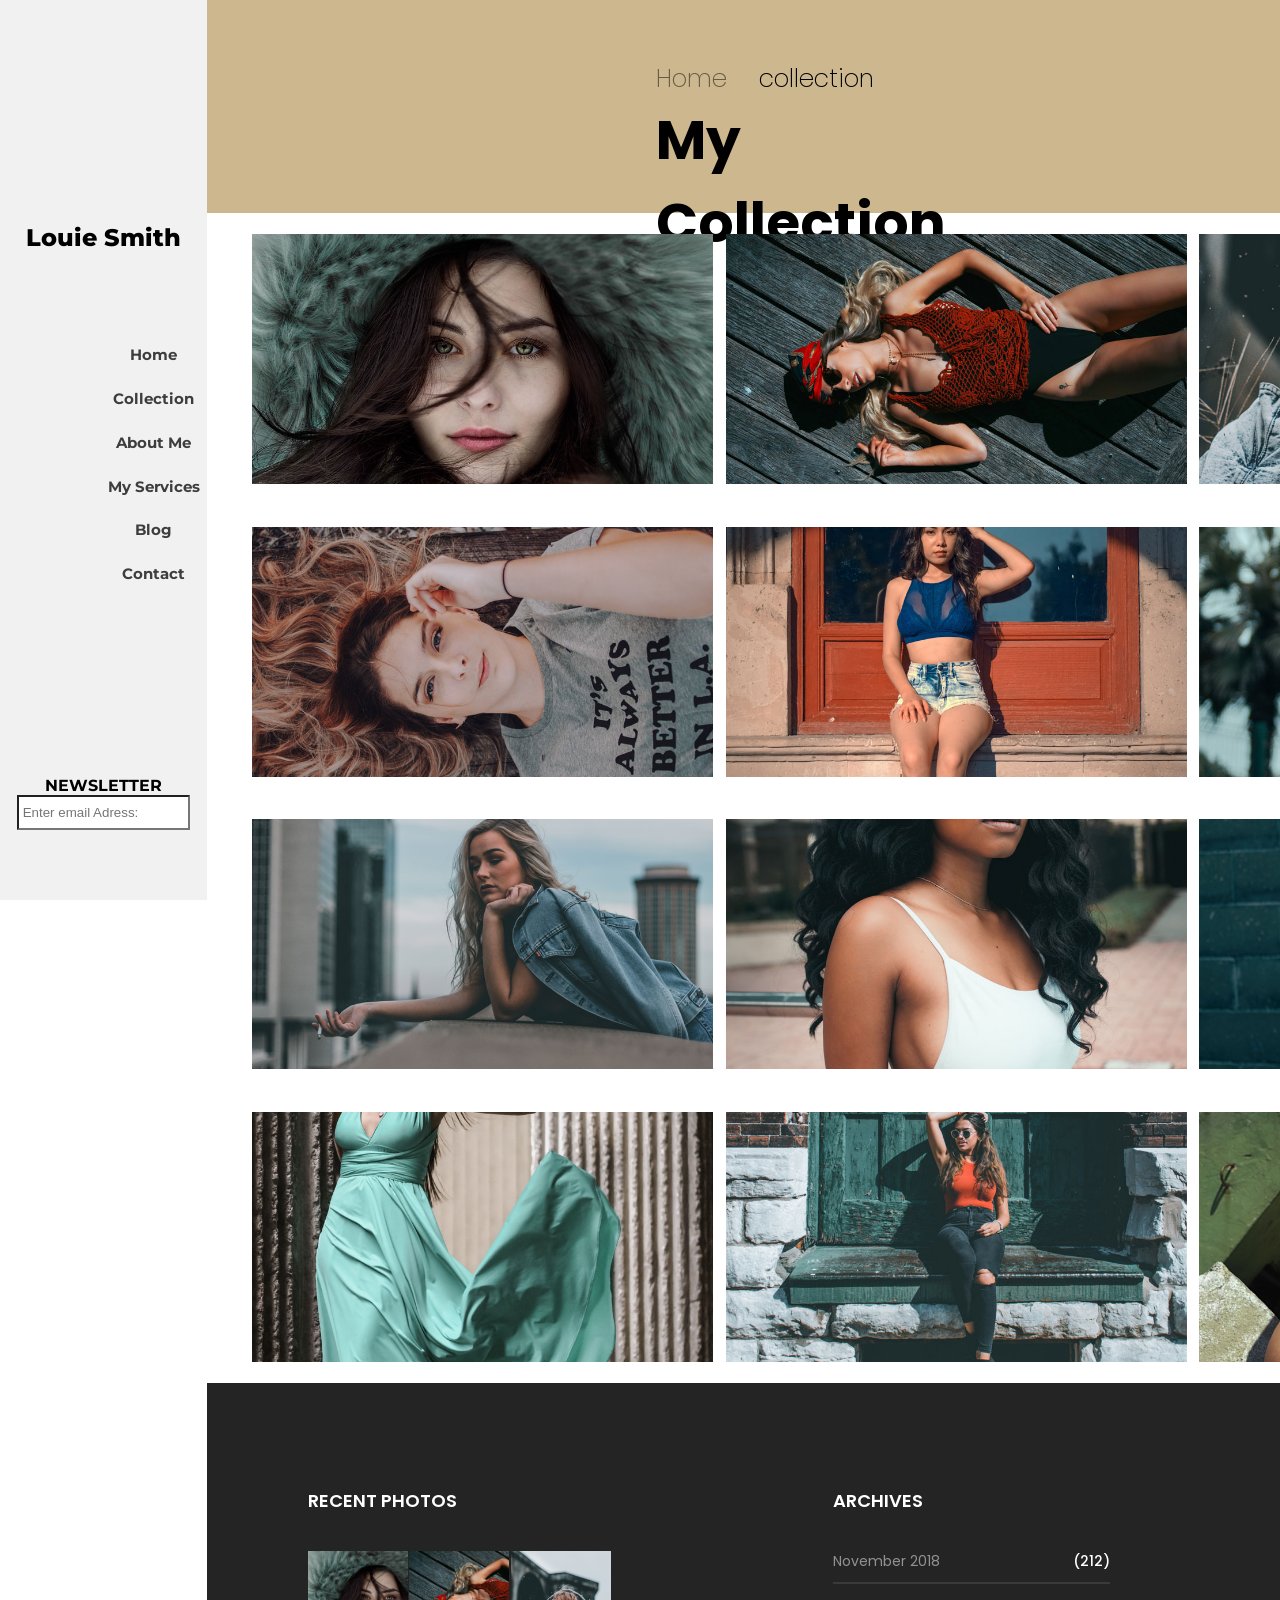
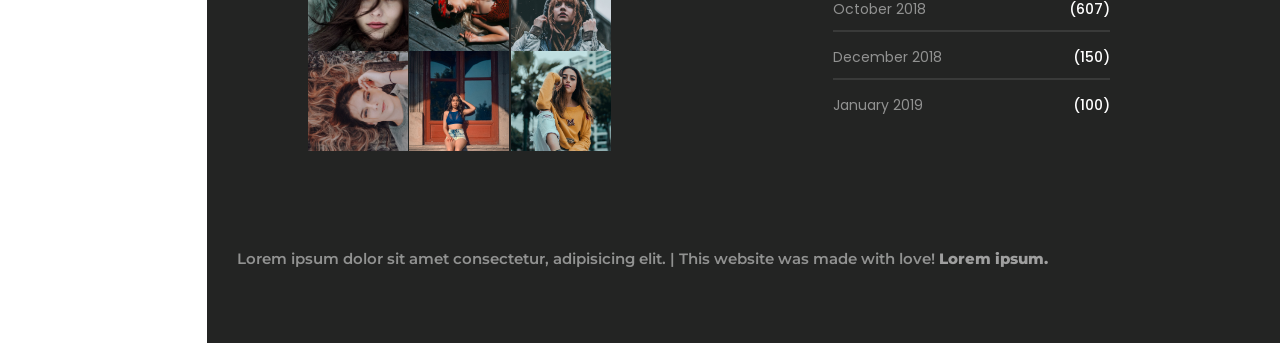
<file: collection.html>
<!DOCTYPE html>
<html lang="en">
<head>
    <meta charset="UTF-8">
    <meta name="viewport" content="width=device-width, initial-scale=1.0">
    <title>Collection</title>
    <link rel="stylesheet" href="collection.css">
    <!-- Fontes -->
    <!-- Poppins -->
    <link rel="preconnect" href="https://fonts.googleapis.com">
<link rel="preconnect" href="https://fonts.gstatic.com" crossorigin>
<link href="https://fonts.googleapis.com/css2?family=Poppins:ital,wght@0,100;0,200;0,300;0,400;0,500;0,600;0,700;0,800;0,900;1,100;1,200;1,300;1,400;1,500;1,600;1,700;1,800;1,900&display=swap" rel="stylesheet">
    <!-- Monsterrat -->
<link rel="preconnect" href="https://fonts.googleapis.com">
<link rel="preconnect" href="https://fonts.gstatic.com" crossorigin>
<link href="https://fonts.googleapis.com/css2?family=Montserrat:ital,wght@0,100..900;1,100..900&family=Poppins:ital,wght@0,100;0,200;0,300;0,400;0,500;0,600;0,700;0,800;0,900;1,100;1,200;1,300;1,400;1,500;1,600;1,700;1,800;1,900&display=swap" rel="stylesheet">     

    <!-- Herr Von Muellerhoff -->
    <link rel="preconnect" href="https://fonts.googleapis.com">
    <link rel="preconnect" href="https://fonts.gstatic.com" crossorigin>
    <link href="https://fonts.googleapis.com/css2?family=Herr+Von+Muellerhoff&display=swap" rel="stylesheet">
</head>
<body>
    <nav class="side_screen">
        <div class="sd_user">
            <div id="user_icon"></div>
            Louie Smith
        </div>
        <ul class="sd_header">
            <li class="especial"><a class="after_editor" href="index.html">Home</a></li>
            <li class="especial"><a class="after_editor" href="collection.html"> Collection</a></li>
            <li class="especial"><a class="after_editor" href="About_Me.html">About Me</a></li>  
            <li class="especial"><a class="after_editor" href="My_Services.html">My Services</a></li>
            <li class="especial"><a class="after_editor" href="#">Blog</a></li>
            <li class="especial"><a class="after_editor" href="#">Contact</a></li>
        </ul>
        <div class="sd_footer">
            <div class="sd_footer_input"><span>Newsletter</span><input type="text" placeholder=" Enter email Adress:"></div>
        </div>
    </nav>

    <!-- Contents -->
     <section id="conetudo">
        <nav id="cabecalho">
            <div class="alinhador_cabecaho">
                </div><p id="where_ya_at">
                Home <span>collection</span>
            </p>
            <h1 class="cabecalho_title">
                    My Collection
            </h1>
            </div>
        </nav>

        <section id="gallery">
            <div class="image_holder">
                <a href="" class="a_image" id="image1">
                    <img src="Imagens/image_1.jpg" alt="" class="image_on_display">
                </a></div>
            <div class="image_holder">
                <a href="" class="a_image" id="image2">
                    <img src="Imagens/image_2.jpg" alt="" class="image_on_display">
                </a></div>
            <div class="image_holder">
                <a href="" class="a_image" id="image3">
                    <img src="Imagens/image_3.jpg" alt="" class="image_on_display">
                </a></div>
            <div class="image_holder">
                <a href="" class="a_image" id="image4">
                    <img src="Imagens/image_4.jpg" alt="" class="image_on_display">
                </a></div>
            <div class="image_holder">
                <a href="" class="a_image" id="image5">
                    <img src="Imagens/image_5.jpg" alt="" class="image_on_display">
                </a></div>
            <div class="image_holder">
                <a href="" class="a_image" id="image6">
                    <img src="Imagens/image_6.jpg" alt="" class="image_on_display">
                </a></div>
            <div class="image_holder">
                <a href="" class="a_image" id="image7">
                    <img src="Imagens/image_7.jpg" alt="" class="image_on_display">
                </a></div>
            <div class="image_holder">
                <a href="" class="a_image" id="image8">
                    <img src="Imagens/image_8.jpg" alt="" class="image_on_display">
                </a></div>
            <div class="image_holder">
                <a href="" class="a_image" id="image9">
                    <img src="Imagens/image_9.jpg" alt="" class="image_on_display">
                </a></div>
            <div class="image_holder">
                <a href="" class="a_image" id="image10">
                    <img src="Imagens/image_10.jpg" alt="" class="image_on_display">
                </a></div>
            <div class="image_holder">
                <a href="" class="a_image" id="image11">
                    <img src="Imagens/image_11.jpg" alt="" class="image_on_display">
                </a></div>
            <div class="image_holder">
                <a href="" class="a_image" id="image12">
                    <img src="Imagens/image_12.jpg" alt="" class="image_on_display">
                </a></div>
        </section>

        <footer id="content_footer">
        <div id="footer_row_maker">
            <div id="footer_wrap_photo">
                <div id="footer_wrap_photo_Title">
                    <h2>recent photos</h2>
                </div>
                <div id="footer_wrap_photo_image_holder">
                    <ul id="footer_wrap_photo_list">
                        <li class="footer_wrap_photo_list_item"><a href="" id="footer_wrap_photo_img1"></a></li>
                        <li class="footer_wrap_photo_list_item"><a href="" id="footer_wrap_photo_img2"></a></li>
                        <li class="footer_wrap_photo_list_item"><a href="" id="footer_wrap_photo_img3"></a></li>
                        <li class="footer_wrap_photo_list_item"><a href="" id="footer_wrap_photo_img4"></a></li>
                        <li class="footer_wrap_photo_list_item"><a href="" id="footer_wrap_photo_img5"></a></li>    
                        <li class="footer_wrap_photo_list_item"><a href="" id="footer_wrap_photo_img6"></a></li>
                    </ul>
                </div>
            </div>
            <div id="footer_list">
                <section id="footer_list_holder">
                    <h2>Archives</h2>
                    <ul id="footer_list">
                        <li class="footer_list_item"><a href="" class="footer_list_item_month">November 2018<span>(212)</span></a></li>
                        <li class="footer_list_item"><a href="" class="footer_list_item_month">October  2018<span>(607)</span></a></li>
                        <li class="footer_list_item"><a href="" class="footer_list_item_month">December 2018<span>(150)</span></a></li>
                        <li id="footer_list_item_final"><a href="" class="footer_list_item_month">January 2019<span>(100)</span></a></li>
                    </ul>
                </section>
            </div>
            
            <div id="footer_have_questions">
                <h2>Have questions?</h2>
                <ul id="footer_have_questions_list">
                    <li class="footer_have_questions_list_item">
                        <div id="svg_holder1">
                            <svg xmlns="http://www.w3.org/2000/svg" viewBox="0 0 384 512"><!--!Font Awesome Free v7.2.0 by @fontawesome - https://fontawesome.com License - https://fontawesome.com/license/free Copyright 2026 Fonticons, Inc.--><path d="M0 188.6C0 84.4 86 0 192 0S384 84.4 384 188.6c0 119.3-120.2 262.3-170.4 316.8-11.8 12.8-31.5 12.8-43.3 0-50.2-54.5-170.4-197.5-170.4-316.8zM192 256a64 64 0 1 0 0-128 64 64 0 1 0 0 128z"/></svg>
                        </div>
                    <div id="footer_have_questions_list_item1">
                        203 Fake St. Mountain View, San Francisco, California, USA
                    </div>
                </li>
                    <li class="footer_have_questions_list_item">
                        <div id="svg_holder2">
                            <svg xmlns="http://www.w3.org/2000/svg" viewBox="0 0 512 512"><!--!Font Awesome Free v7.2.0 by @fontawesome - https://fontawesome.com License - https://fontawesome.com/license/free Copyright 2026 Fonticons, Inc.--><path d="M160.2 25C152.3 6.1 131.7-3.9 112.1 1.4l-5.5 1.5c-64.6 17.6-119.8 80.2-103.7 156.4 37.1 175 174.8 312.7 349.8 349.8 76.3 16.2 138.8-39.1 156.4-103.7l1.5-5.5c5.4-19.7-4.7-40.3-23.5-48.1l-97.3-40.5c-16.5-6.9-35.6-2.1-47 11.8l-38.6 47.2C233.9 335.4 177.3 277 144.8 205.3L189 169.3c13.9-11.3 18.6-30.4 11.8-47L160.2 25z"/></svg>
                        </div>
                    <div id="footer_have_questions_list_item2">
                        +2 392 3929 210
                    </div>
                </li>    
                    <li class="footer_have_questions_list_item">
                        <div id="svg_holder1">
                            <svg xmlns="http://www.w3.org/2000/svg" viewBox="0 0 512 512"><!--!Font Awesome Free v7.2.0 by @fontawesome - https://fontawesome.com License - https://fontawesome.com/license/free Copyright 2026 Fonticons, Inc.--><path d="M48 64c-26.5 0-48 21.5-48 48 0 15.1 7.1 29.3 19.2 38.4l208 156c17.1 12.8 40.5 12.8 57.6 0l208-156c12.1-9.1 19.2-23.3 19.2-38.4 0-26.5-21.5-48-48-48L48 64zM0 196L0 384c0 35.3 28.7 64 64 64l384 0c35.3 0 64-28.7 64-64l0-188-198.4 148.8c-34.1 25.6-81.1 25.6-115.2 0L0 196z"/></svg>
                        </div>
                    <div id="footer_have_questions_list_item3">
                        info@yourdomain.com
                    </div>
                </li>
                </ul>
            </div>
        </div>
        <div id="div_copyright">
            <p id="Copyright">Lorem ipsum dolor sit amet consectetur, adipisicing elit. | This website was made with love!<span id="span1000"> Lorem ipsum.</span></p>
        </div>
    </footer>
    </section>
     </section>
</body>
</html>
</file>
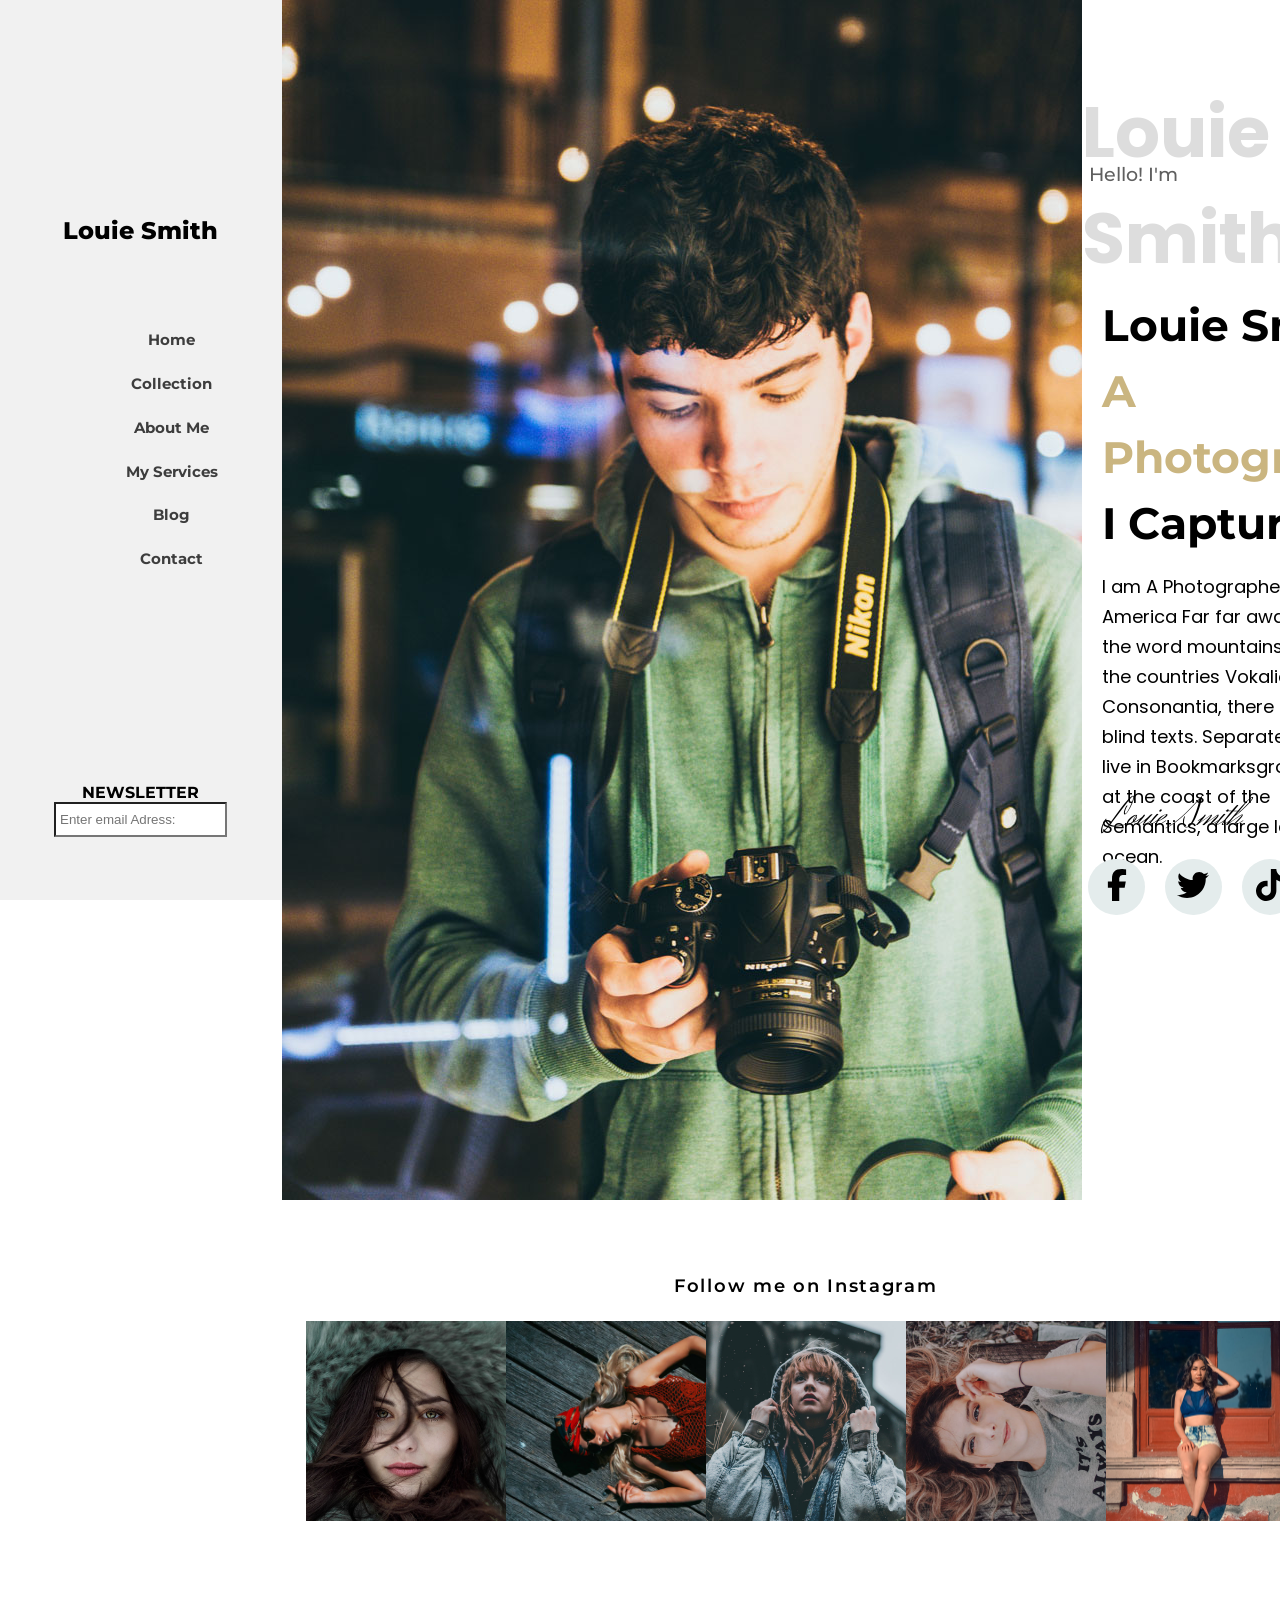
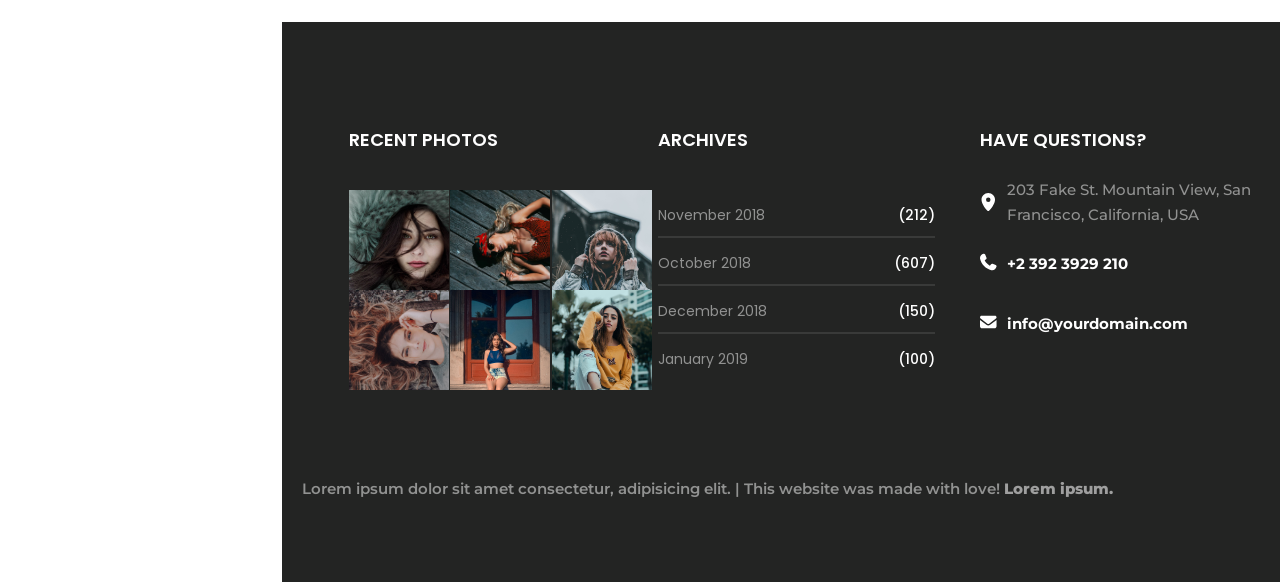
<file: index (3).html>
<!DOCTYPE html>
<html lang="en">
<head>
    <meta charset="UTF-8">
    <meta name="viewport" content="width=device-width, initial-scale=1.0">
    <link rel="stylesheet" href="style.css">
    <title>display-Flex</title>
    
    <!-- Fontes -->
    <!-- Poppins -->
    <link rel="preconnect" href="https://fonts.googleapis.com">
<link rel="preconnect" href="https://fonts.gstatic.com" crossorigin>
<link href="https://fonts.googleapis.com/css2?family=Poppins:ital,wght@0,100;0,200;0,300;0,400;0,500;0,600;0,700;0,800;0,900;1,100;1,200;1,300;1,400;1,500;1,600;1,700;1,800;1,900&display=swap" rel="stylesheet">
    <!-- Monsterrat -->
<link rel="preconnect" href="https://fonts.googleapis.com">
<link rel="preconnect" href="https://fonts.gstatic.com" crossorigin>
<link href="https://fonts.googleapis.com/css2?family=Montserrat:ital,wght@0,100..900;1,100..900&family=Poppins:ital,wght@0,100;0,200;0,300;0,400;0,500;0,600;0,700;0,800;0,900;1,100;1,200;1,300;1,400;1,500;1,600;1,700;1,800;1,900&display=swap" rel="stylesheet">     

    <!-- Herr Von Muellerhoff -->
    <link rel="preconnect" href="https://fonts.googleapis.com">
    <link rel="preconnect" href="https://fonts.gstatic.com" crossorigin>
    <link href="https://fonts.googleapis.com/css2?family=Herr+Von+Muellerhoff&display=swap" rel="stylesheet">
</head>
<body>
    <!-- section -->
    <nav class="side_screen">
        <div class="sd_user">
            <div id="user_icon"></div>
            Louie Smith
        </div>
        <ul class="sd_header">
            <li class="especial"><a class="after_editor" href="#">Home</a></li>
            <li class="especial"><a class="after_editor" href="collection.html"> Collection</a></li>
            <li class="especial"><a class="after_editor" href="About_Me.html">About Me</a></li>
            <li class="especial"><a class="after_editor" href="">My Services</a></li>
            <li class="especial"><a class="after_editor" href="#">Blog</a></li>
            <li class="especial"><a class="after_editor" href="#">Contact</a></li>
        </ul>
        <div class="sd_footer">
            <div class="sd_footer_input"><span>Newsletter</span><input type="text" placeholder=" Enter email Adress:"></div>
        </div>
    </nav>

    <!-- content -->
    <section>
    <div id="frontpage">
        <img src="Imagens/author.jpg" alt="" class="user_img">
        
    <div id="Titulo">
        
        <div class="text_position_formatadora_auxiliar">
        <h1 id="text_background">Louie Smith</h1>
        <p id="text_hello">Hello! I'm</p>
        </div>

        <p id="photographer">Louie Smith, <span id="text_gold">A Photographer.</span> I Capture Life</p>
        <p id="text_paragraph"> I am A Photographer from America Far far away, behind the word mountains, 
            far from the countries 
            Vokalia and Consonantia, there live the blind texts. 
            Separated they live in Bookmarksgrove right at the coast of the Semantics,
            a large language ocean.</p>
        
        <h2 id="Signature">Louie Smith</h2>

        <ul class="icons">
        <li class="single_icon"><a href="#"><svg xmlns="http://www.w3.org/2000/svg" viewBox="0 0 640 640"><path d="M240 363.3L240 576L356 576L356 363.3L442.5 363.3L460.5 265.5L356 265.5L356 230.9C356 179.2 376.3 159.4 428.7 159.4C445 159.4 458.1 159.8 465.7 160.6L465.7 71.9C451.4 68 416.4 64 396.2 64C289.3 64 240 114.5 240 223.4L240 265.5L174 265.5L174 363.3L240 363.3z"/></svg>
        </a></li>
        <li class="single_icon"><a href="#"><svg xmlns="http://www.w3.org/2000/svg" viewBox="0 0 640 640"><!--!Font Awesome Free v7.2.0 by @fontawesome - https://fontawesome.com License - https://fontawesome.com/license/free Copyright 2026 Fonticons, Inc.--><path d="M523.4 215.7C523.7 220.2 523.7 224.8 523.7 229.3C523.7 368 418.1 527.9 225.1 527.9C165.6 527.9 110.4 510.7 64 480.8C72.4 481.8 80.6 482.1 89.3 482.1C138.4 482.1 183.5 465.5 219.6 437.3C173.5 436.3 134.8 406.1 121.5 364.5C128 365.5 134.5 366.1 141.3 366.1C150.7 366.1 160.1 364.8 168.9 362.5C120.8 352.8 84.8 310.5 84.8 259.5L84.8 258.2C98.8 266 115 270.9 132.2 271.5C103.9 252.7 85.4 220.5 85.4 184.1C85.4 164.6 90.6 146.7 99.7 131.1C151.4 194.8 229 236.4 316.1 240.9C314.5 233.1 313.5 225 313.5 216.9C313.5 159.1 360.3 112 418.4 112C448.6 112 475.9 124.7 495.1 145.1C518.8 140.6 541.6 131.8 561.7 119.8C553.9 144.2 537.3 164.6 515.6 177.6C536.7 175.3 557.2 169.5 576 161.4C561.7 182.2 543.8 200.7 523.4 215.7z"/></svg></a></li>
        <li class="single_icon"><a href="#"><svg xmlns="http://www.w3.org/2000/svg" viewBox="0 0 640 640"><!--!Font Awesome Free v7.2.0 by @fontawesome - https://fontawesome.com License - https://fontawesome.com/license/free Copyright 2026 Fonticons, Inc.--><path d="M544.5 273.9C500.5 274 457.5 260.3 421.7 234.7L421.7 413.4C421.7 446.5 411.6 478.8 392.7 506C373.8 533.2 347.1 554 316.1 565.6C285.1 577.2 251.3 579.1 219.2 570.9C187.1 562.7 158.3 545 136.5 520.1C114.7 495.2 101.2 464.1 97.5 431.2C93.8 398.3 100.4 365.1 116.1 336C131.8 306.9 156.1 283.3 185.7 268.3C215.3 253.3 248.6 247.8 281.4 252.3L281.4 342.2C266.4 337.5 250.3 337.6 235.4 342.6C220.5 347.6 207.5 357.2 198.4 369.9C189.3 382.6 184.4 398 184.5 413.8C184.6 429.6 189.7 444.8 199 457.5C208.3 470.2 221.4 479.6 236.4 484.4C251.4 489.2 267.5 489.2 282.4 484.3C297.3 479.4 310.4 469.9 319.6 457.2C328.8 444.5 333.8 429.1 333.8 413.4L333.8 64L421.8 64C421.7 71.4 422.4 78.9 423.7 86.2C426.8 102.5 433.1 118.1 442.4 131.9C451.7 145.7 463.7 157.5 477.6 166.5C497.5 179.6 520.8 186.6 544.6 186.6L544.6 274z"/></svg></a></li>
        </ul>
    </div>
    </div>

<div id="container">
        <div id="container_text">
            <a href="#"><h2 id="middle_title">Follow me on Instagram</h2></a>
        </div>
        <!-- CORRIGIR CONTEÚDO À FRENTE>>>>>> -->
        <div id="row_noGutters">
            <a href="" id="insta_image_popup1">
                <div class="div_de_alinhar_icone"><svg class="icone_popup" xmlns="http://www.w3.org/2000/svg" viewBox="0 0 640 640"><path d="M320.3 205C256.8 204.8 205.2 256.2 205 319.7C204.8 383.2 256.2 434.8 319.7 435C383.2 435.2 434.8 383.8 435 320.3C435.2 256.8 383.8 205.2 320.3 205zM319.7 245.4C360.9 245.2 394.4 278.5 394.6 319.7C394.8 360.9 361.5 394.4 320.3 394.6C279.1 394.8 245.6 361.5 245.4 320.3C245.2 279.1 278.5 245.6 319.7 245.4zM413.1 200.3C413.1 185.5 425.1 173.5 439.9 173.5C454.7 173.5 466.7 185.5 466.7 200.3C466.7 215.1 454.7 227.1 439.9 227.1C425.1 227.1 413.1 215.1 413.1 200.3zM542.8 227.5C541.1 191.6 532.9 159.8 506.6 133.6C480.4 107.4 448.6 99.2 412.7 97.4C375.7 95.3 264.8 95.3 227.8 97.4C192 99.1 160.2 107.3 133.9 133.5C107.6 159.7 99.5 191.5 97.7 227.4C95.6 264.4 95.6 375.3 97.7 412.3C99.4 448.2 107.6 480 133.9 506.2C160.2 532.4 191.9 540.6 227.8 542.4C264.8 544.5 375.7 544.5 412.7 542.4C448.6 540.7 480.4 532.5 506.6 506.2C532.8 480 541 448.2 542.8 412.3C544.9 375.3 544.9 264.5 542.8 227.5zM495 452C487.2 471.6 472.1 486.7 452.4 494.6C422.9 506.3 352.9 503.6 320.3 503.6C287.7 503.6 217.6 506.2 188.2 494.6C168.6 486.8 153.5 471.7 145.6 452C133.9 422.5 136.6 352.5 136.6 319.9C136.6 287.3 134 217.2 145.6 187.8C153.4 168.2 168.5 153.1 188.2 145.2C217.7 133.5 287.7 136.2 320.3 136.2C352.9 136.2 423 133.6 452.4 145.2C472 153 487.1 168.1 495 187.8C506.7 217.3 504 287.3 504 319.9C504 352.5 506.7 422.6 495 452z"/></svg></div>
            </a>    
            <a href="" id="insta_image_popup2"> 
                <div class="div_de_alinhar_icone"><svg class="icone_popup" xmlns="http://www.w3.org/2000/svg" viewBox="0 0 640 640"><path d="M320.3 205C256.8 204.8 205.2 256.2 205 319.7C204.8 383.2 256.2 434.8 319.7 435C383.2 435.2 434.8 383.8 435 320.3C435.2 256.8 383.8 205.2 320.3 205zM319.7 245.4C360.9 245.2 394.4 278.5 394.6 319.7C394.8 360.9 361.5 394.4 320.3 394.6C279.1 394.8 245.6 361.5 245.4 320.3C245.2 279.1 278.5 245.6 319.7 245.4zM413.1 200.3C413.1 185.5 425.1 173.5 439.9 173.5C454.7 173.5 466.7 185.5 466.7 200.3C466.7 215.1 454.7 227.1 439.9 227.1C425.1 227.1 413.1 215.1 413.1 200.3zM542.8 227.5C541.1 191.6 532.9 159.8 506.6 133.6C480.4 107.4 448.6 99.2 412.7 97.4C375.7 95.3 264.8 95.3 227.8 97.4C192 99.1 160.2 107.3 133.9 133.5C107.6 159.7 99.5 191.5 97.7 227.4C95.6 264.4 95.6 375.3 97.7 412.3C99.4 448.2 107.6 480 133.9 506.2C160.2 532.4 191.9 540.6 227.8 542.4C264.8 544.5 375.7 544.5 412.7 542.4C448.6 540.7 480.4 532.5 506.6 506.2C532.8 480 541 448.2 542.8 412.3C544.9 375.3 544.9 264.5 542.8 227.5zM495 452C487.2 471.6 472.1 486.7 452.4 494.6C422.9 506.3 352.9 503.6 320.3 503.6C287.7 503.6 217.6 506.2 188.2 494.6C168.6 486.8 153.5 471.7 145.6 452C133.9 422.5 136.6 352.5 136.6 319.9C136.6 287.3 134 217.2 145.6 187.8C153.4 168.2 168.5 153.1 188.2 145.2C217.7 133.5 287.7 136.2 320.3 136.2C352.9 136.2 423 133.6 452.4 145.2C472 153 487.1 168.1 495 187.8C506.7 217.3 504 287.3 504 319.9C504 352.5 506.7 422.6 495 452z"/></svg></div>
            </a>
            <a href="" id="insta_image_popup3">
                <div class="div_de_alinhar_icone"><svg class="icone_popup" xmlns="http://www.w3.org/2000/svg" viewBox="0 0 640 640"><path d="M320.3 205C256.8 204.8 205.2 256.2 205 319.7C204.8 383.2 256.2 434.8 319.7 435C383.2 435.2 434.8 383.8 435 320.3C435.2 256.8 383.8 205.2 320.3 205zM319.7 245.4C360.9 245.2 394.4 278.5 394.6 319.7C394.8 360.9 361.5 394.4 320.3 394.6C279.1 394.8 245.6 361.5 245.4 320.3C245.2 279.1 278.5 245.6 319.7 245.4zM413.1 200.3C413.1 185.5 425.1 173.5 439.9 173.5C454.7 173.5 466.7 185.5 466.7 200.3C466.7 215.1 454.7 227.1 439.9 227.1C425.1 227.1 413.1 215.1 413.1 200.3zM542.8 227.5C541.1 191.6 532.9 159.8 506.6 133.6C480.4 107.4 448.6 99.2 412.7 97.4C375.7 95.3 264.8 95.3 227.8 97.4C192 99.1 160.2 107.3 133.9 133.5C107.6 159.7 99.5 191.5 97.7 227.4C95.6 264.4 95.6 375.3 97.7 412.3C99.4 448.2 107.6 480 133.9 506.2C160.2 532.4 191.9 540.6 227.8 542.4C264.8 544.5 375.7 544.5 412.7 542.4C448.6 540.7 480.4 532.5 506.6 506.2C532.8 480 541 448.2 542.8 412.3C544.9 375.3 544.9 264.5 542.8 227.5zM495 452C487.2 471.6 472.1 486.7 452.4 494.6C422.9 506.3 352.9 503.6 320.3 503.6C287.7 503.6 217.6 506.2 188.2 494.6C168.6 486.8 153.5 471.7 145.6 452C133.9 422.5 136.6 352.5 136.6 319.9C136.6 287.3 134 217.2 145.6 187.8C153.4 168.2 168.5 153.1 188.2 145.2C217.7 133.5 287.7 136.2 320.3 136.2C352.9 136.2 423 133.6 452.4 145.2C472 153 487.1 168.1 495 187.8C506.7 217.3 504 287.3 504 319.9C504 352.5 506.7 422.6 495 452z"/></svg></div>
            </a>
            <a href="" id="insta_image_popup4">
                <div class="div_de_alinhar_icone"><svg class="icone_popup" sxmlns="http://www.w3.org/2000/svg" viewBox="0 0 640 640"><path d="M320.3 205C256.8 204.8 205.2 256.2 205 319.7C204.8 383.2 256.2 434.8 319.7 435C383.2 435.2 434.8 383.8 435 320.3C435.2 256.8 383.8 205.2 320.3 205zM319.7 245.4C360.9 245.2 394.4 278.5 394.6 319.7C394.8 360.9 361.5 394.4 320.3 394.6C279.1 394.8 245.6 361.5 245.4 320.3C245.2 279.1 278.5 245.6 319.7 245.4zM413.1 200.3C413.1 185.5 425.1 173.5 439.9 173.5C454.7 173.5 466.7 185.5 466.7 200.3C466.7 215.1 454.7 227.1 439.9 227.1C425.1 227.1 413.1 215.1 413.1 200.3zM542.8 227.5C541.1 191.6 532.9 159.8 506.6 133.6C480.4 107.4 448.6 99.2 412.7 97.4C375.7 95.3 264.8 95.3 227.8 97.4C192 99.1 160.2 107.3 133.9 133.5C107.6 159.7 99.5 191.5 97.7 227.4C95.6 264.4 95.6 375.3 97.7 412.3C99.4 448.2 107.6 480 133.9 506.2C160.2 532.4 191.9 540.6 227.8 542.4C264.8 544.5 375.7 544.5 412.7 542.4C448.6 540.7 480.4 532.5 506.6 506.2C532.8 480 541 448.2 542.8 412.3C544.9 375.3 544.9 264.5 542.8 227.5zM495 452C487.2 471.6 472.1 486.7 452.4 494.6C422.9 506.3 352.9 503.6 320.3 503.6C287.7 503.6 217.6 506.2 188.2 494.6C168.6 486.8 153.5 471.7 145.6 452C133.9 422.5 136.6 352.5 136.6 319.9C136.6 287.3 134 217.2 145.6 187.8C153.4 168.2 168.5 153.1 188.2 145.2C217.7 133.5 287.7 136.2 320.3 136.2C352.9 136.2 423 133.6 452.4 145.2C472 153 487.1 168.1 495 187.8C506.7 217.3 504 287.3 504 319.9C504 352.5 506.7 422.6 495 452z"/></svg></div>
            </a>
            <a href="" id="insta_image_popup5">
                <div class="div_de_alinhar_icone"><svg class="icone_popup" sxmlns="http://www.w3.org/2000/svg" viewBox="0 0 640 640"><path d="M320.3 205C256.8 204.8 205.2 256.2 205 319.7C204.8 383.2 256.2 434.8 319.7 435C383.2 435.2 434.8 383.8 435 320.3C435.2 256.8 383.8 205.2 320.3 205zM319.7 245.4C360.9 245.2 394.4 278.5 394.6 319.7C394.8 360.9 361.5 394.4 320.3 394.6C279.1 394.8 245.6 361.5 245.4 320.3C245.2 279.1 278.5 245.6 319.7 245.4zM413.1 200.3C413.1 185.5 425.1 173.5 439.9 173.5C454.7 173.5 466.7 185.5 466.7 200.3C466.7 215.1 454.7 227.1 439.9 227.1C425.1 227.1 413.1 215.1 413.1 200.3zM542.8 227.5C541.1 191.6 532.9 159.8 506.6 133.6C480.4 107.4 448.6 99.2 412.7 97.4C375.7 95.3 264.8 95.3 227.8 97.4C192 99.1 160.2 107.3 133.9 133.5C107.6 159.7 99.5 191.5 97.7 227.4C95.6 264.4 95.6 375.3 97.7 412.3C99.4 448.2 107.6 480 133.9 506.2C160.2 532.4 191.9 540.6 227.8 542.4C264.8 544.5 375.7 544.5 412.7 542.4C448.6 540.7 480.4 532.5 506.6 506.2C532.8 480 541 448.2 542.8 412.3C544.9 375.3 544.9 264.5 542.8 227.5zM495 452C487.2 471.6 472.1 486.7 452.4 494.6C422.9 506.3 352.9 503.6 320.3 503.6C287.7 503.6 217.6 506.2 188.2 494.6C168.6 486.8 153.5 471.7 145.6 452C133.9 422.5 136.6 352.5 136.6 319.9C136.6 287.3 134 217.2 145.6 187.8C153.4 168.2 168.5 153.1 188.2 145.2C217.7 133.5 287.7 136.2 320.3 136.2C352.9 136.2 423 133.6 452.4 145.2C472 153 487.1 168.1 495 187.8C506.7 217.3 504 287.3 504 319.9C504 352.5 506.7 422.6 495 452z"/></svg></div>
            </a>
        </div>
        <!-- Acima^^^^ -->
    </div>

    <footer id="content_footer">
        <div id="footer_row_maker">
            <div id="footer_wrap_photo">
                <div id="footer_wrap_photo_Title">
                    <h2>recent photos</h2>
                </div>
                <div id="footer_wrap_photo_image_holder">
                    <ul id="footer_wrap_photo_list">
                        <li class="footer_wrap_photo_list_item"><a href="" id="footer_wrap_photo_img1"></a></li>
                        <li class="footer_wrap_photo_list_item"><a href="" id="footer_wrap_photo_img2"></a></li>
                        <li class="footer_wrap_photo_list_item"><a href="" id="footer_wrap_photo_img3"></a></li>
                        <li class="footer_wrap_photo_list_item"><a href="" id="footer_wrap_photo_img4"></a></li>
                        <li class="footer_wrap_photo_list_item"><a href="" id="footer_wrap_photo_img5"></a></li>    
                        <li class="footer_wrap_photo_list_item"><a href="" id="footer_wrap_photo_img6"></a></li>
                    </ul>
                </div>
            </div>
            <div id="footer_list">
                <section id="footer_list_holder">
                    <h2>Archives</h2>
                    <ul id="footer_list">
                        <li class="footer_list_item"><a href="" class="footer_list_item_month">November 2018<span>(212)</span></a></li>
                        <li class="footer_list_item"><a href="" class="footer_list_item_month">October  2018<span>(607)</span></a></li>
                        <li class="footer_list_item"><a href="" class="footer_list_item_month">December 2018<span>(150)</span></a></li>
                        <li id="footer_list_item_final"><a href="" class="footer_list_item_month">January 2019<span>(100)</span></a></li>
                    </ul>
                </section>
            </div>
            
            <div id="footer_have_questions">
                <h2>Have questions?</h2>
                <ul id="footer_have_questions_list">
                    <li class="footer_have_questions_list_item">
                        <div id="svg_holder1">
                            <svg xmlns="http://www.w3.org/2000/svg" viewBox="0 0 384 512"><!--!Font Awesome Free v7.2.0 by @fontawesome - https://fontawesome.com License - https://fontawesome.com/license/free Copyright 2026 Fonticons, Inc.--><path d="M0 188.6C0 84.4 86 0 192 0S384 84.4 384 188.6c0 119.3-120.2 262.3-170.4 316.8-11.8 12.8-31.5 12.8-43.3 0-50.2-54.5-170.4-197.5-170.4-316.8zM192 256a64 64 0 1 0 0-128 64 64 0 1 0 0 128z"/></svg>
                        </div>
                    <div id="footer_have_questions_list_item1">
                        203 Fake St. Mountain View, San Francisco, California, USA
                    </div>
                </li>
                    <li class="footer_have_questions_list_item">
                        <div id="svg_holder2">
                            <svg xmlns="http://www.w3.org/2000/svg" viewBox="0 0 512 512"><!--!Font Awesome Free v7.2.0 by @fontawesome - https://fontawesome.com License - https://fontawesome.com/license/free Copyright 2026 Fonticons, Inc.--><path d="M160.2 25C152.3 6.1 131.7-3.9 112.1 1.4l-5.5 1.5c-64.6 17.6-119.8 80.2-103.7 156.4 37.1 175 174.8 312.7 349.8 349.8 76.3 16.2 138.8-39.1 156.4-103.7l1.5-5.5c5.4-19.7-4.7-40.3-23.5-48.1l-97.3-40.5c-16.5-6.9-35.6-2.1-47 11.8l-38.6 47.2C233.9 335.4 177.3 277 144.8 205.3L189 169.3c13.9-11.3 18.6-30.4 11.8-47L160.2 25z"/></svg>
                        </div>
                    <div id="footer_have_questions_list_item2">
                        +2 392 3929 210
                    </div>
                </li>    
                    <li class="footer_have_questions_list_item">
                        <div id="svg_holder1">
                            <svg xmlns="http://www.w3.org/2000/svg" viewBox="0 0 512 512"><!--!Font Awesome Free v7.2.0 by @fontawesome - https://fontawesome.com License - https://fontawesome.com/license/free Copyright 2026 Fonticons, Inc.--><path d="M48 64c-26.5 0-48 21.5-48 48 0 15.1 7.1 29.3 19.2 38.4l208 156c17.1 12.8 40.5 12.8 57.6 0l208-156c12.1-9.1 19.2-23.3 19.2-38.4 0-26.5-21.5-48-48-48L48 64zM0 196L0 384c0 35.3 28.7 64 64 64l384 0c35.3 0 64-28.7 64-64l0-188-198.4 148.8c-34.1 25.6-81.1 25.6-115.2 0L0 196z"/></svg>
                        </div>
                    <div id="footer_have_questions_list_item3">
                        info@yourdomain.com
                    </div>
                </li>
                </ul>
            </div>
        </div>
        <div id="div_copyright">
            <p id="Copyright">Lorem ipsum dolor sit amet consectetur, adipisicing elit. | This website was made with love!<span id="span1000"> Lorem ipsum.</span></p>
        </div>
    </footer>
    </section>
</body>
</html>
</file>
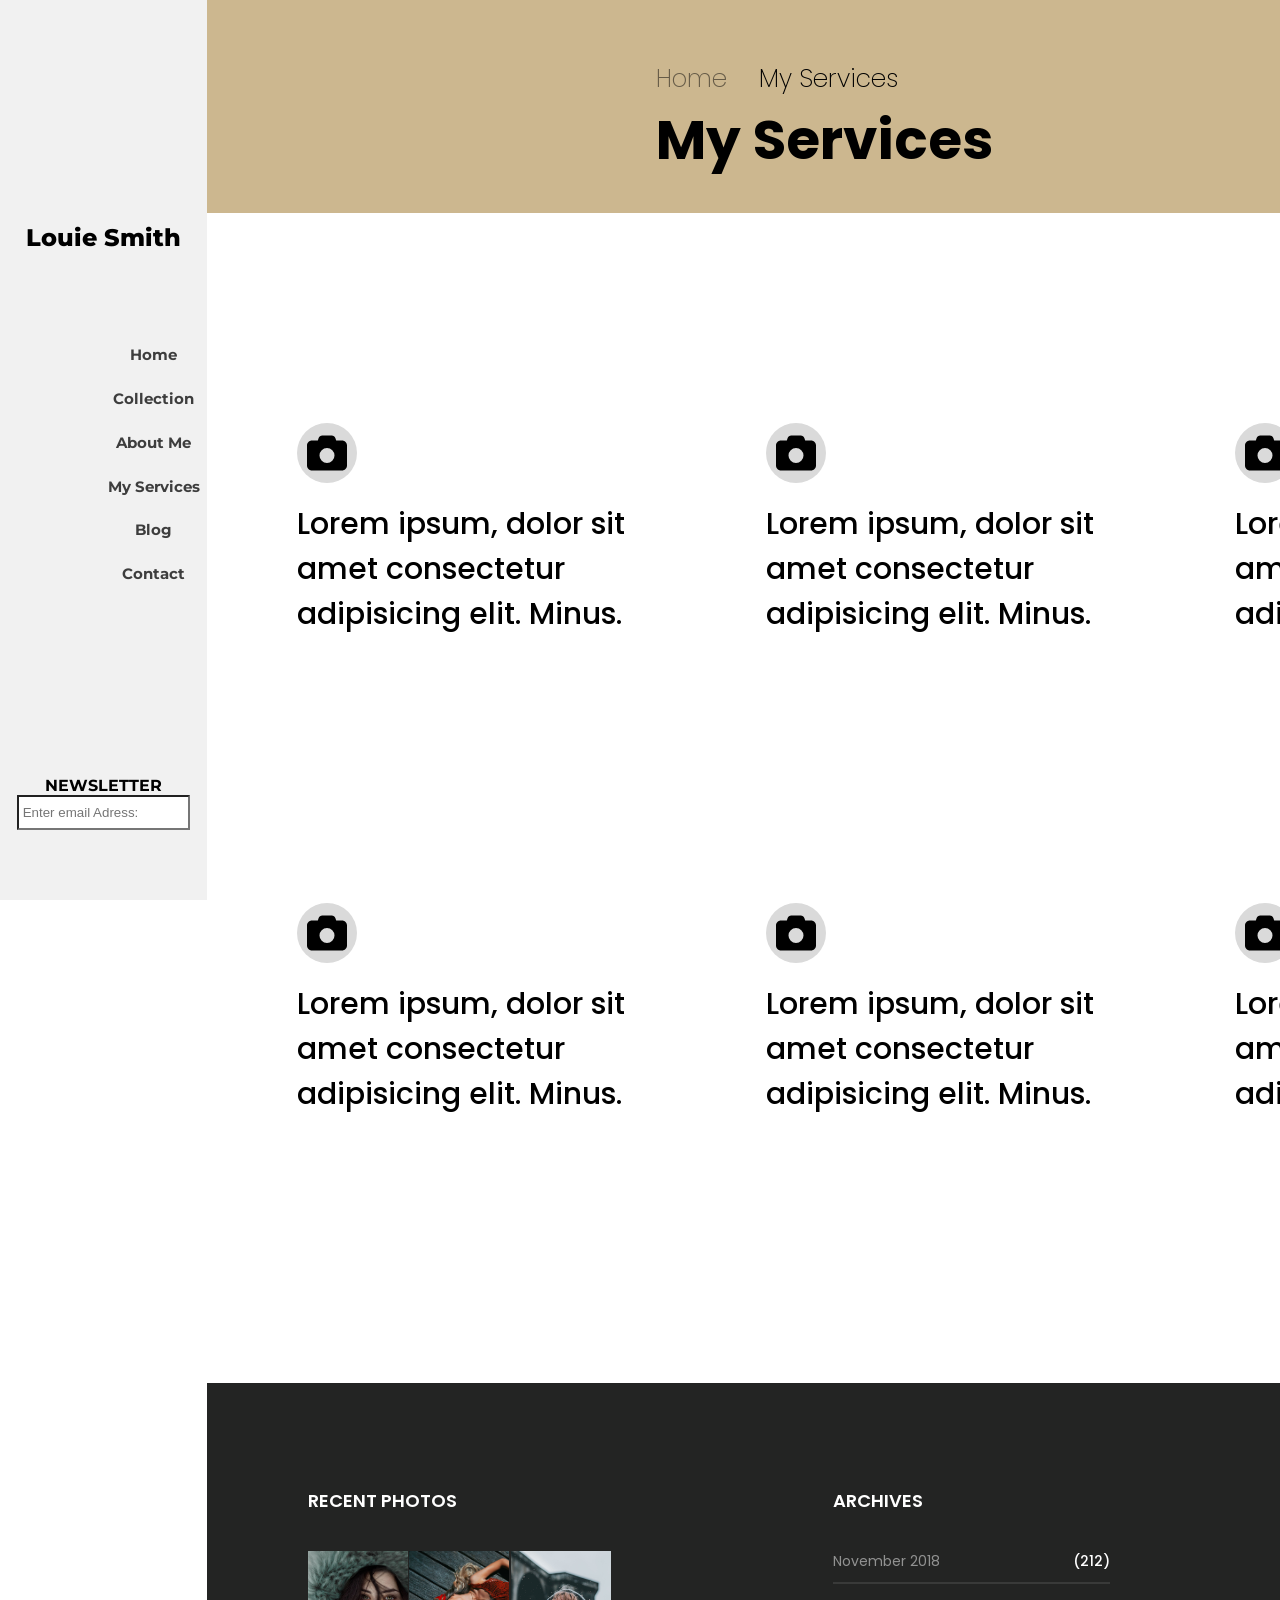
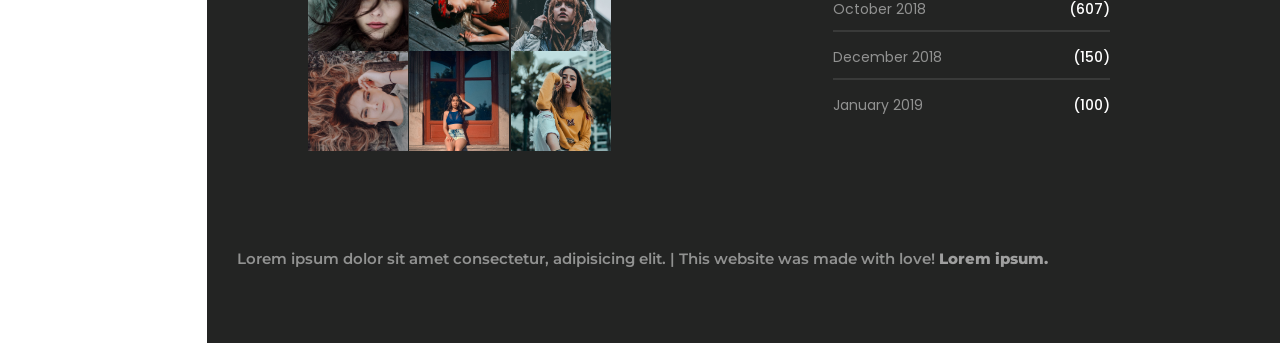
<file: My_Services.html>
<!DOCTYPE html>
<html lang="en">
<head>
    <meta charset="UTF-8">
    <meta name="viewport" content="width=device-width, initial-scale=1.0">
    <title>Collection</title>
    <link rel="stylesheet" href="My_Services.css">
    <!-- Fontes -->
    <!-- Poppins -->
    <link rel="preconnect" href="https://fonts.googleapis.com">
<link rel="preconnect" href="https://fonts.gstatic.com" crossorigin>
<link href="https://fonts.googleapis.com/css2?family=Poppins:ital,wght@0,100;0,200;0,300;0,400;0,500;0,600;0,700;0,800;0,900;1,100;1,200;1,300;1,400;1,500;1,600;1,700;1,800;1,900&display=swap" rel="stylesheet">
    <!-- Monsterrat -->
<link rel="preconnect" href="https://fonts.googleapis.com">
<link rel="preconnect" href="https://fonts.gstatic.com" crossorigin>
<link href="https://fonts.googleapis.com/css2?family=Montserrat:ital,wght@0,100..900;1,100..900&family=Poppins:ital,wght@0,100;0,200;0,300;0,400;0,500;0,600;0,700;0,800;0,900;1,100;1,200;1,300;1,400;1,500;1,600;1,700;1,800;1,900&display=swap" rel="stylesheet">     

    <!-- Herr Von Muellerhoff -->
    <link rel="preconnect" href="https://fonts.googleapis.com">
    <link rel="preconnect" href="https://fonts.gstatic.com" crossorigin>
    <link href="https://fonts.googleapis.com/css2?family=Herr+Von+Muellerhoff&display=swap" rel="stylesheet">
</head>
<body>
    <nav class="side_screen">
        <div class="sd_user">
            <div id="user_icon"></div>
            Louie Smith
        </div>
        <ul class="sd_header">
            <li class="especial"><a class="after_editor" href="index.html">Home</a></li>
            <li class="especial"><a class="after_editor" href="collection.html"> Collection</a></li>
            <li class="especial"><a class="after_editor" href="About_Me.html">About Me</a></li>  
            <li class="especial"><a class="after_editor" href="#">My Services</a></li>
            <li class="especial"><a class="after_editor" href="#">Blog</a></li>
            <li class="especial"><a class="after_editor" href="#">Contact</a></li>
        </ul>
        <div class="sd_footer">
            <div class="sd_footer_input"><span>Newsletter</span><input type="text" placeholder=" Enter email Adress:"></div>
        </div>
    </nav>

    <!-- Contents -->
     <section id="conetudo">
        <nav id="cabecalho">
            <div class="alinhador_cabecaho">
                </div><p id="where_ya_at">
                Home <span>My Services</span>
            </p>
            <h1 class="cabecalho_title">
                    My Services
            </h1>
            </div>
        </nav>

        <section id="gallery">
            <div class="item">
                <div id="svg_holder">
                    <svg xmlns="http://www.w3.org/2000/svg" viewBox="0 0 512 512"><!--!Font Awesome Free v7.2.0 by @fontawesome - https://fontawesome.com License - https://fontawesome.com/license/free Copyright 2026 Fonticons, Inc.--><path d="M149.1 64.8L138.7 96 64 96C28.7 96 0 124.7 0 160L0 416c0 35.3 28.7 64 64 64l384 0c35.3 0 64-28.7 64-64l0-256c0-35.3-28.7-64-64-64l-74.7 0-10.4-31.2C356.4 45.2 338.1 32 317.4 32L194.6 32c-20.7 0-39 13.2-45.5 32.8zM256 192a96 96 0 1 1 0 192 96 96 0 1 1 0-192z"/></svg>
                </div>
                
                
                <div class="describer_text">
                    Lorem ipsum, dolor sit amet consectetur <br> adipisicing elit. Minus.
                </div>
            </div>
            <div class="item">
                <div id="svg_holder">
                    <svg xmlns="http://www.w3.org/2000/svg" viewBox="0 0 512 512"><!--!Font Awesome Free v7.2.0 by @fontawesome - https://fontawesome.com License - https://fontawesome.com/license/free Copyright 2026 Fonticons, Inc.--><path d="M149.1 64.8L138.7 96 64 96C28.7 96 0 124.7 0 160L0 416c0 35.3 28.7 64 64 64l384 0c35.3 0 64-28.7 64-64l0-256c0-35.3-28.7-64-64-64l-74.7 0-10.4-31.2C356.4 45.2 338.1 32 317.4 32L194.6 32c-20.7 0-39 13.2-45.5 32.8zM256 192a96 96 0 1 1 0 192 96 96 0 1 1 0-192z"/></svg>
                </div>
                
                
                <div class="describer_text">
                    Lorem ipsum, dolor sit amet consectetur <br> adipisicing elit. Minus.
                </div>
            </div>
            <div class="item">
                <div id="svg_holder">
                    <svg xmlns="http://www.w3.org/2000/svg" viewBox="0 0 512 512"><!--!Font Awesome Free v7.2.0 by @fontawesome - https://fontawesome.com License - https://fontawesome.com/license/free Copyright 2026 Fonticons, Inc.--><path d="M149.1 64.8L138.7 96 64 96C28.7 96 0 124.7 0 160L0 416c0 35.3 28.7 64 64 64l384 0c35.3 0 64-28.7 64-64l0-256c0-35.3-28.7-64-64-64l-74.7 0-10.4-31.2C356.4 45.2 338.1 32 317.4 32L194.6 32c-20.7 0-39 13.2-45.5 32.8zM256 192a96 96 0 1 1 0 192 96 96 0 1 1 0-192z"/></svg>
                </div>
                
                
                <div class="describer_text">
                    Lorem ipsum, dolor sit amet consectetur <br> adipisicing elit. Minus.
                </div>
            </div>
            <div class="item">
                <div id="svg_holder">
                    <svg xmlns="http://www.w3.org/2000/svg" viewBox="0 0 512 512"><!--!Font Awesome Free v7.2.0 by @fontawesome - https://fontawesome.com License - https://fontawesome.com/license/free Copyright 2026 Fonticons, Inc.--><path d="M149.1 64.8L138.7 96 64 96C28.7 96 0 124.7 0 160L0 416c0 35.3 28.7 64 64 64l384 0c35.3 0 64-28.7 64-64l0-256c0-35.3-28.7-64-64-64l-74.7 0-10.4-31.2C356.4 45.2 338.1 32 317.4 32L194.6 32c-20.7 0-39 13.2-45.5 32.8zM256 192a96 96 0 1 1 0 192 96 96 0 1 1 0-192z"/></svg>
                </div>
                
                
                <div class="describer_text">
                    Lorem ipsum, dolor sit amet consectetur <br> adipisicing elit. Minus.
                </div>
            </div>
            <div class="item">
                <div id="svg_holder">
                    <svg xmlns="http://www.w3.org/2000/svg" viewBox="0 0 512 512"><!--!Font Awesome Free v7.2.0 by @fontawesome - https://fontawesome.com License - https://fontawesome.com/license/free Copyright 2026 Fonticons, Inc.--><path d="M149.1 64.8L138.7 96 64 96C28.7 96 0 124.7 0 160L0 416c0 35.3 28.7 64 64 64l384 0c35.3 0 64-28.7 64-64l0-256c0-35.3-28.7-64-64-64l-74.7 0-10.4-31.2C356.4 45.2 338.1 32 317.4 32L194.6 32c-20.7 0-39 13.2-45.5 32.8zM256 192a96 96 0 1 1 0 192 96 96 0 1 1 0-192z"/></svg>
                </div>
                
                
                <div class="describer_text">
                    Lorem ipsum, dolor sit amet consectetur <br> adipisicing elit. Minus.
                </div>
            </div>
            <div class="item">
                <div id="svg_holder">
                    <svg xmlns="http://www.w3.org/2000/svg" viewBox="0 0 512 512"><!--!Font Awesome Free v7.2.0 by @fontawesome - https://fontawesome.com License - https://fontawesome.com/license/free Copyright 2026 Fonticons, Inc.--><path d="M149.1 64.8L138.7 96 64 96C28.7 96 0 124.7 0 160L0 416c0 35.3 28.7 64 64 64l384 0c35.3 0 64-28.7 64-64l0-256c0-35.3-28.7-64-64-64l-74.7 0-10.4-31.2C356.4 45.2 338.1 32 317.4 32L194.6 32c-20.7 0-39 13.2-45.5 32.8zM256 192a96 96 0 1 1 0 192 96 96 0 1 1 0-192z"/></svg>
                </div>
                
                
                <div class="describer_text">
                    Lorem ipsum, dolor sit amet consectetur <br> adipisicing elit. Minus.
                </div>
            </div>
                </a></div>
        </section>

        <footer id="content_footer">
        <div id="footer_row_maker">
            <div id="footer_wrap_photo">
                <div id="footer_wrap_photo_Title">
                    <h2>recent photos</h2>
                </div>
                <div id="footer_wrap_photo_image_holder">
                    <ul id="footer_wrap_photo_list">
                        <li class="footer_wrap_photo_list_item"><a href="" id="footer_wrap_photo_img1"></a></li>
                        <li class="footer_wrap_photo_list_item"><a href="" id="footer_wrap_photo_img2"></a></li>
                        <li class="footer_wrap_photo_list_item"><a href="" id="footer_wrap_photo_img3"></a></li>
                        <li class="footer_wrap_photo_list_item"><a href="" id="footer_wrap_photo_img4"></a></li>
                        <li class="footer_wrap_photo_list_item"><a href="" id="footer_wrap_photo_img5"></a></li>    
                        <li class="footer_wrap_photo_list_item"><a href="" id="footer_wrap_photo_img6"></a></li>
                    </ul>
                </div>
            </div>
            <div id="footer_list">
                <section id="footer_list_holder">
                    <h2>Archives</h2>
                    <ul id="footer_list">
                        <li class="footer_list_item"><a href="" class="footer_list_item_month">November 2018<span>(212)</span></a></li>
                        <li class="footer_list_item"><a href="" class="footer_list_item_month">October  2018<span>(607)</span></a></li>
                        <li class="footer_list_item"><a href="" class="footer_list_item_month">December 2018<span>(150)</span></a></li>
                        <li id="footer_list_item_final"><a href="" class="footer_list_item_month">January 2019<span>(100)</span></a></li>
                    </ul>
                </section>
            </div>
            
            <div id="footer_have_questions">
                <h2>Have questions?</h2>
                <ul id="footer_have_questions_list">
                    <li class="footer_have_questions_list_item">
                        <div id="svg_holder1">
                            <svg xmlns="http://www.w3.org/2000/svg" viewBox="0 0 384 512"><!--!Font Awesome Free v7.2.0 by @fontawesome - https://fontawesome.com License - https://fontawesome.com/license/free Copyright 2026 Fonticons, Inc.--><path d="M0 188.6C0 84.4 86 0 192 0S384 84.4 384 188.6c0 119.3-120.2 262.3-170.4 316.8-11.8 12.8-31.5 12.8-43.3 0-50.2-54.5-170.4-197.5-170.4-316.8zM192 256a64 64 0 1 0 0-128 64 64 0 1 0 0 128z"/></svg>
                        </div>
                    <div id="footer_have_questions_list_item1">
                        203 Fake St. Mountain View, San Francisco, California, USA
                    </div>
                </li>
                    <li class="footer_have_questions_list_item">
                        <div id="svg_holder2">
                            <svg xmlns="http://www.w3.org/2000/svg" viewBox="0 0 512 512"><!--!Font Awesome Free v7.2.0 by @fontawesome - https://fontawesome.com License - https://fontawesome.com/license/free Copyright 2026 Fonticons, Inc.--><path d="M160.2 25C152.3 6.1 131.7-3.9 112.1 1.4l-5.5 1.5c-64.6 17.6-119.8 80.2-103.7 156.4 37.1 175 174.8 312.7 349.8 349.8 76.3 16.2 138.8-39.1 156.4-103.7l1.5-5.5c5.4-19.7-4.7-40.3-23.5-48.1l-97.3-40.5c-16.5-6.9-35.6-2.1-47 11.8l-38.6 47.2C233.9 335.4 177.3 277 144.8 205.3L189 169.3c13.9-11.3 18.6-30.4 11.8-47L160.2 25z"/></svg>
                        </div>
                    <div id="footer_have_questions_list_item2">
                        +2 392 3929 210
                    </div>
                </li>    
                    <li class="footer_have_questions_list_item">
                        <div id="svg_holder1">
                            <svg xmlns="http://www.w3.org/2000/svg" viewBox="0 0 512 512"><!--!Font Awesome Free v7.2.0 by @fontawesome - https://fontawesome.com License - https://fontawesome.com/license/free Copyright 2026 Fonticons, Inc.--><path d="M48 64c-26.5 0-48 21.5-48 48 0 15.1 7.1 29.3 19.2 38.4l208 156c17.1 12.8 40.5 12.8 57.6 0l208-156c12.1-9.1 19.2-23.3 19.2-38.4 0-26.5-21.5-48-48-48L48 64zM0 196L0 384c0 35.3 28.7 64 64 64l384 0c35.3 0 64-28.7 64-64l0-188-198.4 148.8c-34.1 25.6-81.1 25.6-115.2 0L0 196z"/></svg>
                        </div>
                    <div id="footer_have_questions_list_item3">
                        info@yourdomain.com
                    </div>
                </li>
                </ul>
            </div>
        </div>
        <div id="div_copyright">
            <p id="Copyright">Lorem ipsum dolor sit amet consectetur, adipisicing elit. | This website was made with love!<span id="span1000"> Lorem ipsum.</span></p>
        </div>
    </footer>
    </section>
     </section>
</body>
</html>
</file>
<file: style.css>
*{
    
    margin: 0%;
    padding: 0%;
    box-sizing: border-box;
    outline: none;
}



/* Recomendação Edson >>*/
html{

    scroll-behavior: smooth;
}
/* ^^ */

body{

    display: flex;
}

/* CABEÇALHO */
.side_screen{
    
    height: 100vh;
    width: 22%;
    background-color: rgb(241, 241, 241);
    display:flex;
    flex-direction: column;
    justify-content: space-around;
    align-items: center;
    position: sticky;
    top: 0%;
}

.sd_header{
    
    list-style: none;
    align-items: center;
    height: min-content;
    width: 80%;
    text-align: center;
    margin-bottom: 50%;
    margin-left: 28.5%;
}

.sd_header>li{

    text-align: center;
    font-size: 25px;
    margin-bottom: 15px;
    display: flex;
    align-items: center;
    flex-direction: column;
    align-items: center;
    font-family: "Poppins",arial, sans-serif;
    font-weight: 800;
    height:28.8px;
    width:  207px;
}
.sd_header li>a{
    
    text-decoration: none;
    color: black;
    text-align: center;
    font-size: x-large;
    font-family:  "Montserrat", Arial, sans-serif;
    font-weight: 700;
    font-size: 15px;
    line-height: 1.8;
    color: rgb(61, 61, 61);
}

.especial:after{

    content: "";
    width: 0px;
    height: 1px;
    background-color: black;
    transition: 0.5s;
}

.especial:hover::after{

    width: 60px;
    transition: 0.5s;
    animation-timing-function: ease;    
}

/* ICONE > */
#user_icon{

    height: 180px;
    width: 180px;
    border-radius: 80%;
    background-image: url(https://preview.colorlib.com/theme/louie/images/author.jpg);
    background-repeat: no-repeat;
    background-size: cover;
    margin-bottom: 5%;
}

.sd_user{

    text-align: center;
    font-family:  "Montserrat", Arial, sans-serif;
    font-weight: 800;
    letter-spacing: 0.01px;
    font-size: 24px;
    margin-bottom: 10%;
}

/* footer */
.sd_footer{
    
    height: 10%;  
}

.sd_footer_input>span{

    display: block;
    text-align: center;
    text-transform: uppercase;
    font-family: "Montserrat", Arial, sans-serif;
    font-weight: bolder;
}

input{

    border-radius: 1%;
    height: 35px;
}

/* SECTION */

section{

    display: flex;
    flex-direction: column;
    position: relative;
    width: 78%;
}

#frontpage{

    display: flex;
}
.user_img {

    height: 1200px;
    width: 800px;   
}

#text_background{

    z-index: -1;
    font-size: 70px;
    font-family: "Poppins", arial,  sans-serif;
    position: relative;
    color: rgb(221, 221, 221);
}

#text_hello{

    display: block;
    position: absolute;
    top: 39%;
    left: 2.3%;
    font-size: larger;
    font-family: "Montserrat", Arial, sans-serif;
    font-weight: 500;
    color: rgb(95, 95, 95);
}

.text_position_formatadora_auxiliar{

    position: relative;
    margin-top: 24%;
}

#Titulo{
    width: 80%;
    background-color: transparent;
    height: 80vh;
}

#photographer{

    font-size: 44px;
    line-height: 1.5;
    font-weight: 700;
    font-family: "Montserrat", Arial, sans-serif;
    margin-left: 6%; 
}

#text_gold{

    color: rgb(202, 181, 128);
}

#text_paragraph{
    
    height: 30%;
    width: 80%;
    font-size: 18px;
    margin-left: 6%;
    margin-top: 5%;
    line-height: 30px;
    font-family: "Poppins", arial,  sans-serif;    
}

#Signature{
    
    font-family: "Herr Von Muellerhoff", cursive;
    font-weight: 500;
    font-size: 40px;
    margin-left: 6%;
}

.icons{

    display: flex;
    flex-direction: row;
    justify-content: flex-start;
    list-style: none;
    margin-top: 4%;
    margin-left: 2%;
}

.icons svg{

    width: 40px;
}
.single_icon{
    
    height: 6.3vh;
    width: 6.3vh;
    border-radius: 50%;
    margin-right: 20px;
    background-color: rgb(228, 236, 236);
    display: flex;
    align-items: center;
    justify-content: center;
}

/* Middle-section */

#container{

    width: 100% ;
    height: 272px;
    margin: 75px 25px;
    display:flex;
    flex-direction: column;
    align-items: center;
}

#container_text{

    font-family: "Montserrat", Arial, sans-serif;
    font-size: large;
    font-weight: 600;
    margin-bottom: 24px;
    height: fit-content;
    display: flex;
    justify-content: center;
}
#container_text>a{

    text-decoration: none;
}

#middle_title{

    font-family: "Montserrat", Arial, sans-serif;
    font-size: large;
    font-weight: 600;
    font-size: 18px;
    text-decoration: none;
    color: black;
    letter-spacing: 1.7px;
}

#row_noGutters{

    display: flex;
    flex-direction: row;
}

#insta_image_popup1{

    display: flex;
    justify-content: center;
    align-items: center;
    height: 200px;
    width: 200px;
    background-image:url(Imagens/image_1.jpg);
    background-repeat: no-repeat;
    background-size: cover;
    background-position:center;
}
#insta_image_popup2{

    display: flex;
    justify-content: center;
    align-items: center;
    height: 200px;
    width: 200px;
    background-image:url(Imagens/image_2.jpg);
    background-repeat: no-repeat;
    background-size: cover;
    background-position: left;
}
#insta_image_popup3{

    display: flex;
    justify-content: center;
    align-items: center;
    height: 200px;
    width: 200px;
    background-image:url(Imagens/image_3.jpg);
    background-repeat: no-repeat;
    background-size: cover;
    background-position:center;
}
#insta_image_popup4{

    display: flex;
    justify-content: center;
    align-items: center;
    height: 200px;
    width: 200px;
    background-image:url(Imagens/image_4.jpg);
    background-repeat: no-repeat;
    background-size: cover;
    background-position:center;
    display: flex;
    justify-content: center;
    align-items: center;
}
#insta_image_popup5{

    display: flex;
    justify-content: center;
    align-items: center;
    height: 200px;
    width: 200px;
    background-image:url(Imagens/image_5.jpg);
    background-repeat: no-repeat;
    background-size: cover;
    background-position:center;
}

/* conserto>>> */
.div_de_alinnhar_icone{

    height: 180px;
    width: 180px;
    display: flex;
    justify-content: center;
    transition: 0.5s;
    background-color: rgba(0, 0, 0, 0);
}

.icone_popup{

    width: 40px;
    height: 40px;
    fill: rgba(255,255,255,0);
    transition: 0.5s;
}

.footer_wrap_photo_list_item:hover .icone_popup{

    fill: rgba(255, 255, 255, 1);
    animation-timing-function: ease;
}

.footer_wrap_photo_list_item:hover .div_de_alinnhar_icone{

    background-color: rgba(0, 0, 0, 0.5);
    animation-timing-function: ease;
}
/* conserto^^^^ */

/* footer */

#content_footer{

    width: 100%;
    height: 560px;
    padding-top: 84px;
    padding-bottom: 84px;
    background-color: rgb(35, 36, 35);
    display: flex;
    flex-direction: column;
}

#footer_row_maker{

    display: flex;
    flex-direction: row;
    width: 100%;
    height: 392px;
    justify-content: space-between;
    padding-left: 4%;
    padding-right: 5%;
}

#footer_wrap_photo{

    width: 352px;
    height: 308px;
    margin-left: 3%;
    display: flex;
    flex-direction: column;    
}

#footer_wrap_photo_Title{

    width: 309px;
}

#footer_wrap_photo_Title h2{

    color: white;
    width: 254px;
    height: 24px;
    margin-bottom: 40px;
    margin-top: 20px;
    text-align: left;
    text-transform: uppercase;
    font-family: "Poppins", arial,  sans-serif;
    font-weight: 600;
    font-size: large;
}

#footer_wrap_photo_image_holder{

    height: fit-content;
    width: fit-content;
    }

#footer_wrap_photo_list{

    list-style: none;
    width: 303px;
    height: 200px;
    display: flex;
    flex-wrap: wrap;
    justify-content: space-between;
}

.footer_wrap_photo_list_item{

    width: 100px;
    height: 100px;
}


/* Imagens >*/

#footer_wrap_photo_img1{

    display: block;
    width: 100px;
    height: 100px;
    background-image: url(Imagens/image_1.jpg);
    background-size: cover;
    background-repeat: no-repeat;
}
#footer_wrap_photo_img2{

    display: block;
    width: 100px;
    height: 100px;
    background-image: url(Imagens/image_2.jpg);
    background-size: cover;
    background-repeat: no-repeat;
}
#footer_wrap_photo_img3{

    display: block;
    width: 100px;
    height: 100px;
    background-image: url(Imagens/image_3.jpg);
    background-size: cover;
    background-repeat: no-repeat;
}
#footer_wrap_photo_img4{

    display: block;
    width: 100px;
    height: 100px;
    background-image: url(Imagens/image_4.jpg);
    background-size: cover;
    background-repeat: no-repeat;
}
#footer_wrap_photo_img5{

    display: block;
    width: 100px;
    height: 100px;
    background-image: url(Imagens/image_5.jpg);
    background-size: cover;
    background-repeat: no-repeat;
}
#footer_wrap_photo_img6{

    display: block; 
    width: 100px;
    height: 100px;
    background-image: url(Imagens/image_6.jpg);
    background-size: cover;
    background-repeat: no-repeat;
}

/* Imagens^^ */

#footer_list{

    list-style: none;
}

#footer_list_holder>h2{

    color: white;
    width: 254px;
    height: 24px;
    margin-bottom: 40px;
    margin-top: 20px;
    text-align: left;
    text-transform: uppercase;
    font-family: "Poppins", arial,  sans-serif;
    font-weight: 600;
    font-size: large;
}

.footer_list_item_month{

    display: block;
    height: fit-content;    
    width: 277px;
    text-decoration: none;
    font-family: "Poppins", arial,  sans-serif;
    font-size: 14px;
    color:rgba(255,255,255,0.5);
    font-weight: 400;
    padding-bottom: 10px;
    margin-top: 15px;
    position: relative;
    border-bottom: solid 2.7px;
    border-color: rgba(255,255,255,0.1);
}

.footer_list_item_month>span{

    position: absolute;
    right: 0;
    color: rgba(255,255,255,1);
    font-weight: 500;
}

#footer_list_item_final>a{

    margin-bottom: 0;
    border-bottom: none;
    padding-bottom: 0;
}
#footer_have_questions{

    display: block;
    width: 278px;
    height: 207px;
    margin-left: 5%;
    margin-top: 20px;
}

#footer_have_questions>h2{

    color: white;
    text-align: left;
    text-transform: uppercase;
    font-family: "Poppins", arial,  sans-serif;
    font-weight: 600;
    font-size: large;
    margin-bottom: 10%;
}


#footer_have_questions_list{

    list-style: none;
    width: 100%;
    height: 100%;
}

.footer_have_questions_list_item{

    height: 42px;
    width: 328px;
    display: flex;
    flex-direction: row;   
    margin-bottom: 18px; 
    align-items: center;

}


#svg_holder1{

    display:contents;
}

#svg_holder1>svg{

    height:18px;
    width:18px;
    fill: white;
}

#svg_holder2{

    display:contents;
}

#svg_holder2>svg{

    height:18px;
    width:18px;
    fill: white;
}

#svg_holder3{

    display:contents;
}

#svg_holder3>svg{

    height:18px;
    width:18px;
    fill: white;
}
#footer_have_questions_list_item1{

    color: rgba(255, 255, 255, 0.5);
    font-weight: 500;
    line-height: 25px;
    margin-bottom: 18%;
    font-family: "Montserrat", Arial, sans-serif;
    font-size: 15px;
    width: 100%;
    height: 40px;
    padding-top: 25px;
    margin-left: 10px;
}

#footer_have_questions_list_item2{

    font-family: "Montserrat", Arial, sans-serif;
    font-size: 15px;
    color: white;
    font-weight: 700;
    width: 100%;
    height: 40px;
    margin-bottom: 15px;
    padding-top: 20px;
    margin-left: 10px;
}
#footer_have_questions_list_item3{

    font-family: "Montserrat", Arial, sans-serif;
    font-size: 15px;
    color: white;
    font-weight: 700;
    width: 100%;
    height: 40px;
    margin-bottom: 15px;
    padding-top: 20px;
    margin-left: 10px;
}

#div_copyright{

    width: 100%;
    height: 40px;
}       

#Copyright{

    font-family: "Montserrat", Arial, sans-serif;
    font-size: 15px;
    font-weight: 600;
    color: rgba(255,255,255,0.5);
    height: fit-content;
    width: fit-content;
    margin-top: 2%;
    margin-left: 2%;
}

#span1000{

    font-weight: 800;
    color: rgba(241, 241, 241, 0.6);
}
</file>
<file: top10maiorescaminhoesdomundo.css>
*{
    
    margin: 0%;
    padding: 0%;
    box-sizing: border-box;
    outline: none;
}



/* Recomendação Edson >>*/
html{

    scroll-behavior: smooth;
}
/* ^^ */

body{

    display: flex;
}

/* CABEÇALHO */
.side_screen{
    
    height: 100vh;
    width: 22%;
    background-color: rgb(241, 241, 241);
    display:flex;
    flex-direction: column;
    justify-content: space-around;
    align-items: center;
    position: sticky;
    top: 0%;
}

.sd_header{
    
    list-style: none;
    align-items: center;
    height: min-content;
    width: 80%;
    text-align: center;
    margin-bottom: 50%;
    margin-left: 28.5%;
}

.sd_header>li{

    text-align: center;
    font-size: 25px;
    margin-bottom: 15px;
    display: flex;
    align-items: center;
    flex-direction: column;
    align-items: center;
    font-family: "Poppins",arial, sans-serif;
    font-weight: 800;
    height:28.8px;
    width:  207px;
}
.sd_header li>a{
    
    text-decoration: none;
    color: black;
    text-align: center;
    font-size: x-large;
    font-family:  "Montserrat", Arial, sans-serif;
    font-weight: 700;
    font-size: 15px;
    line-height: 1.8;
    color: rgb(61, 61, 61);
}

.especial:after{

    content: "";
    width: 0px;
    height: 1px;
    background-color: black;
    transition: 0.5s;
}

.especial:hover::after{

    width: 60px;
    transition: 0.5s;
    animation-timing-function: ease;    
}

/* ICONE > */
#user_icon{

    height: 180px;
    width: 180px;
    border-radius: 80%;
    background-image: url(https://preview.colorlib.com/theme/louie/images/author.jpg);
    background-repeat: no-repeat;
    background-size: cover;
    margin-bottom: 5%;
}

.sd_user{

    text-align: center;
    font-family:  "Montserrat", Arial, sans-serif;
    font-weight: 800;
    letter-spacing: 0.01px;
    font-size: 24px;
    margin-bottom: 10%;
}

/* footer */
.sd_footer{
    
    height: 10%;  
}

.sd_footer_input>span{

    display: block;
    text-align: center;
    text-transform: uppercase;
    font-family: "Montserrat", Arial, sans-serif;
    font-weight: bolder;
}

input{

    border-radius: 1%;
    height: 35px;
}

/* SECTION */

#conteudo_do_site{

    display: flex;
    flex-direction: column;
    position: relative;
    width: 78%;
}

#frontpage{

    display: flex;
}
.user_img {

    height: 1200px;
    width: 800px;   
}

#text_background{

    z-index: -1;
    font-size: 70px;
    font-family: "Poppins", arial,  sans-serif;
    position: relative;
    color: rgb(221, 221, 221);
}

#text_hello{

    display: block;
    position: absolute;
    top: 39%;
    left: 2.3%;
    font-size: larger;
    font-family: "Montserrat", Arial, sans-serif;
    font-weight: 500;
    color: rgb(95, 95, 95);
}

.text_position_formatadora_auxiliar{

    position: relative;
    margin-top: 24%;
}

#Titulo{
    width: 80%;
    background-color: transparent;
    height: 80vh;
}

#photographer{

    font-size: 44px;
    line-height: 1.5;
    font-weight: 700;
    font-family: "Montserrat", Arial, sans-serif;
    margin-left: 6%; 
}

#text_gold{

    color: rgb(202, 181, 128);
}

#text_paragraph{
    
    height: 30%;
    width: 80%;
    font-size: 18px;
    margin-left: 6%;
    margin-top: 5%;
    line-height: 30px;
    font-family: "Poppins", arial,  sans-serif;    
}

#Signature{
    
    font-family: "Herr Von Muellerhoff", cursive;
    font-weight: 500;
    font-size: 40px;
    margin-left: 6%;
}

.icons{

    display: flex;
    flex-direction: row;
    justify-content: flex-start;
    list-style: none;
    margin-top: 4%;
    margin-left: 2%;
}

.icons svg{

    width: 40px;
}
.single_icon{
    
    height: 6.3vh;
    width: 6.3vh;
    border-radius: 50%;
    margin-right: 20px;
    background-color: rgb(228, 236, 236);
    display: flex;
    align-items: center;
    justify-content: center;
}

/* Middle-section */

#container{

    width: 100% ;
    height: 272px;
    margin: 75px 25px;
    display:flex;
    flex-direction: column;
    align-items: center;
}

#container_text{

    font-family: "Montserrat", Arial, sans-serif;
    font-size: large;
    font-weight: 600;
    margin-bottom: 24px;
    height: fit-content;
    display: flex;
    justify-content: center;
}
#container_text>a{

    text-decoration: none;
}

#middle_title{

    font-family: "Montserrat", Arial, sans-serif;
    font-size: large;
    font-weight: 600;
    font-size: 18px;
    text-decoration: none;
    color: black;
    letter-spacing: 1.7px;
}

#row_noGutters{

    display: flex;
    flex-direction: row;
}

#insta_image_popup1{

    display: flex;
    justify-content: center;
    align-items: center;
    height: 200px;
    width: 200px;
    background-image:url(Imagens/image_1.jpg);
    background-repeat: no-repeat;
    background-size: cover;
    background-position:center;
}
#insta_image_popup2{

    display: flex;
    justify-content: center;
    align-items: center;
    height: 200px;
    width: 200px;
    background-image:url(Imagens/image_2.jpg);
    background-repeat: no-repeat;
    background-size: cover;
    background-position: left;
}
#insta_image_popup3{

    display: flex;
    justify-content: center;
    align-items: center;
    height: 200px;
    width: 200px;
    background-image:url(Imagens/image_3.jpg);
    background-repeat: no-repeat;
    background-size: cover;
    background-position:center;
}
#insta_image_popup4{

    display: flex;
    justify-content: center;
    align-items: center;
    height: 200px;
    width: 200px;
    background-image:url(Imagens/image_4.jpg);
    background-repeat: no-repeat;
    background-size: cover;
    background-position:center;
    display: flex;
    justify-content: center;
    align-items: center;
}
#insta_image_popup5{

    display: flex;
    justify-content: center;
    align-items: center;
    height: 200px;
    width: 200px;
    background-image:url(Imagens/image_5.jpg);
    background-repeat: no-repeat;
    background-size: cover;
    background-position:center;
}

/* conserto>>> */
.div_de_alinnhar_icone{

    height: 180px;
    width: 180px;
    display: flex;
    justify-content: center;
    transition: 0.5s;
    background-color: rgba(0, 0, 0, 0);
}

.icone_popup{

    width: 40px;
    height: 40px;
    fill: rgba(255,255,255,0);
    transition: 0.5s;
}

.footer_wrap_photo_list_item:hover .icone_popup{

    fill: rgba(255, 255, 255, 1);
    animation-timing-function: ease;
}

.footer_wrap_photo_list_item:hover .div_de_alinnhar_icone{

    background-color: rgba(0, 0, 0, 0.5);
    animation-timing-function: ease;
}
/* conserto^^^^ */

/* footer */

#content_footer{

    width: 100%;
    height: 560px;
    padding-top: 84px;
    padding-bottom: 84px;
    background-color: rgb(35, 36, 35);
    display: flex;
    flex-direction: column;
}

#footer_row_maker{

    display: flex;
    flex-direction: row;
    width: 100%;
    height: 392px;
    justify-content: space-between;
    padding-left: 4%;
    padding-right: 5%;
}

#footer_wrap_photo{

    width: 352px;
    height: 308px;
    margin-left: 3%;
    display: flex;
    flex-direction: column;    
}

#footer_wrap_photo_Title{

    width: 309px;
}

#footer_wrap_photo_Title h2{

    color: white;
    width: 254px;
    height: 24px;
    margin-bottom: 40px;
    margin-top: 20px;
    text-align: left;
    text-transform: uppercase;
    font-family: "Poppins", arial,  sans-serif;
    font-weight: 600;
    font-size: large;
}

#footer_wrap_photo_image_holder{

    height: fit-content;
    width: fit-content;
    }

#footer_wrap_photo_list{

    list-style: none;
    width: 303px;
    height: 200px;
    display: flex;
    flex-wrap: wrap;
    justify-content: space-between;
}

.footer_wrap_photo_list_item{

    width: 100px;
    height: 100px;
}


/* Imagens >*/

#footer_wrap_photo_img1{

    display: block;
    width: 100px;
    height: 100px;
    background-image: url(Imagens/image_1.jpg);
    background-size: cover;
    background-repeat: no-repeat;
}
#footer_wrap_photo_img2{

    display: block;
    width: 100px;
    height: 100px;
    background-image: url(Imagens/image_2.jpg);
    background-size: cover;
    background-repeat: no-repeat;
}
#footer_wrap_photo_img3{

    display: block;
    width: 100px;
    height: 100px;
    background-image: url(Imagens/image_3.jpg);
    background-size: cover;
    background-repeat: no-repeat;
}
#footer_wrap_photo_img4{

    display: block;
    width: 100px;
    height: 100px;
    background-image: url(Imagens/image_4.jpg);
    background-size: cover;
    background-repeat: no-repeat;
}
#footer_wrap_photo_img5{

    display: block;
    width: 100px;
    height: 100px;
    background-image: url(Imagens/image_5.jpg);
    background-size: cover;
    background-repeat: no-repeat;
}
#footer_wrap_photo_img6{

    display: block; 
    width: 100px;
    height: 100px;
    background-image: url(Imagens/image_6.jpg);
    background-size: cover;
    background-repeat: no-repeat;
}

/* Imagens^^ */

#footer_list{

    list-style: none;
}

#footer_list_holder>h2{

    color: white;
    width: 254px;
    height: 24px;
    margin-bottom: 40px;
    margin-top: 20px;
    text-align: left;
    text-transform: uppercase;
    font-family: "Poppins", arial,  sans-serif;
    font-weight: 600;
    font-size: large;
}

.footer_list_item_month{

    display: block;
    height: fit-content;    
    width: 277px;
    text-decoration: none;
    font-family: "Poppins", arial,  sans-serif;
    font-size: 14px;
    color:rgba(255,255,255,0.5);
    font-weight: 400;
    padding-bottom: 10px;
    margin-top: 15px;
    position: relative;
    border-bottom: solid 2.7px;
    border-color: rgba(255,255,255,0.1);
}

.footer_list_item_month>span{

    position: absolute;
    right: 0;
    color: rgba(255,255,255,1);
    font-weight: 500;
}

#footer_list_item_final>a{

    margin-bottom: 0;
    border-bottom: none;
    padding-bottom: 0;
}
#footer_have_questions{

    display: block;
    width: 278px;
    height: 207px;
    margin-left: 5%;
    margin-top: 20px;
}

#footer_have_questions>h2{

    color: white;
    text-align: left;
    text-transform: uppercase;
    font-family: "Poppins", arial,  sans-serif;
    font-weight: 600;
    font-size: large;
    margin-bottom: 10%;
}


#footer_have_questions_list{

    list-style: none;
    width: 100%;
    height: 100%;
}

.footer_have_questions_list_item{

    height: 42px;
    width: 328px;
    display: flex;
    flex-direction: row;   
    margin-bottom: 18px; 
    align-items: center;

}


#svg_holder1{

    display:contents;
}

#svg_holder1>svg{

    height:18px;
    width:18px;
    fill: white;
}

#svg_holder2{

    display:contents;
}

#svg_holder2>svg{

    height:18px;
    width:18px;
    fill: white;
}

#svg_holder3{

    display:contents;
}

#svg_holder3>svg{

    height:18px;
    width:18px;
    fill: white;
}
#footer_have_questions_list_item1{

    color: rgba(255, 255, 255, 0.5);
    font-weight: 500;
    line-height: 25px;
    margin-bottom: 18%;
    font-family: "Montserrat", Arial, sans-serif;
    font-size: 15px;
    width: 100%;
    height: 40px;
    padding-top: 25px;
    margin-left: 10px;
}

#footer_have_questions_list_item2{

    font-family: "Montserrat", Arial, sans-serif;
    font-size: 15px;
    color: white;
    font-weight: 700;
    width: 100%;
    height: 40px;
    margin-bottom: 15px;
    padding-top: 20px;
    margin-left: 10px;
}
#footer_have_questions_list_item3{

    font-family: "Montserrat", Arial, sans-serif;
    font-size: 15px;
    color: white;
    font-weight: 700;
    width: 100%;
    height: 40px;
    margin-bottom: 15px;
    padding-top: 20px;
    margin-left: 10px;
}

#div_copyright{

    width: 100%;
    height: 40px;
}       

#Copyright{

    font-family: "Montserrat", Arial, sans-serif;
    font-size: 15px;
    font-weight: 600;
    color: rgba(255,255,255,0.5);
    height: fit-content;
    width: fit-content;
    margin-top: 2%;
    margin-left: 2%;
}

#span1000{

    font-weight: 800;
    color: rgba(241, 241, 241, 0.6);
}

.extraparte{

    display: flex;
    flex-direction: row;
    justify-content: space-between;
    align-items: center;
    height: 300px;
    width: 100%;
    background-color: rgba(55, 55, 55,1);
    padding-left: 50px;
}

.describer_text{

    font-family: "Poppins",arial, sans-serif;
    font-weight: 500;
    font-size: 16px;
    color: white;
    margin-right: 18px;
    height: 50px;
    width: 300px;
    position: relative;
    right: 0;
}

#extrassesion:last-child{
    margin-right: 0;
}

#id1::before{

    content: "150";
    color: rgba(255, 183, 1, 0.5);
    font-family: "Poppins",arial, sans-serif;
    font-weight: 200;
    font-size: 40px;
    display: block;
    height: fit-content;
    width: fit-content;
}

#id2::before{

    content: "110";
    color: rgba(255, 183, 1, 0.5);
    font-family: "Poppins",arial, sans-serif;
    font-weight: 200;
    font-size: 40px;
    display: block;
    height: fit-content;
    width: fit-content;
}

#id3::before{

    content: "200";
    color: rgba(255, 183, 1, 0.5);
    font-family: "Poppins",arial, sans-serif;
    font-weight: 200;
    font-size: 40px;
    display: block;
    height: fit-content;
    width: fit-content;
}

#id4::before{

    content: "200";
    color: rgba(255, 183, 1, 0.5);
    font-family: "Poppins",arial, sans-serif;
    font-weight: 200;
    font-size: 40px;
    display: block;
    height: fit-content;
    width: fit-content;
}
</file>
<file: collection.css>
*{
    
    margin: 0%;
    padding: 0%;
    box-sizing: border-box;
    outline: none;
}



/* Recomendação Edson >>*/
html{

    scroll-behavior: smooth;
}
/* ^^ */

body{

    display: flex;
}

/* CABEÇALHO */
.side_screen{
    
    height: 100vh;
    width: 22%;
    background-color: rgb(241, 241, 241);
    display:flex;
    flex-direction: column;
    justify-content: space-around;
    align-items: center;
    position: sticky;
    top: 0%;
}

.sd_header{
    
    list-style: none;
    align-items: center;
    height: min-content;
    width: 80%;
    text-align: center;
    margin-bottom: 50%;
    margin-left: 28.5%;
}

.sd_header>li{

    text-align: center;
    font-size: 25px;
    margin-bottom: 15px;
    display: flex;
    align-items: center;
    flex-direction: column;
    align-items: center;
    font-family: "Poppins",arial, sans-serif;
    font-weight: 800;
    height:28.8px;
    width:  207px;
}
.sd_header li>a{
    
    text-decoration: none;
    color: black;
    text-align: center;
    font-size: x-large;
    font-family:  "Montserrat", Arial, sans-serif;
    font-weight: 700;
    font-size: 15px;
    line-height: 1.8;
    color: rgb(61, 61, 61);
}

.especial:after{

    content: "";
    width: 0px;
    height: 1px;
    background-color: black;
    transition: 0.5s;
}

.especial:hover::after{

    width: 60px;
    transition: 0.5s;
    animation-timing-function: ease;    
}

/* ICONE > */
#user_icon{

    height: 180px;
    width: 180px;
    border-radius: 80%;
    background-image: url(https://preview.colorlib.com/theme/louie/images/author.jpg);
    background-repeat: no-repeat;
    background-size: cover;
    margin-bottom: 5%;
}

.sd_user{

    text-align: center;
    font-family:  "Montserrat", Arial, sans-serif;
    font-weight: 800;
    letter-spacing: 0.01px;
    font-size: 24px;
    margin-bottom: 10%;
}

/* footer */
.sd_footer{
    
    height: 10%;  
}

.sd_footer_input>span{

    display: block;
    text-align: center;
    text-transform: uppercase;
    font-family: "Montserrat", Arial, sans-serif;
    font-weight: bolder;
}

input{

    border-radius: 1%;
    height: 35px;
}





/* CONTEUDO */
/* Cabecalho */
#conteudo{

    display:flex;
    flex-direction: column;
    width: 78%;
}

#cabecalho{

    height: 213px;
    width: 1498px;
    background-color: rgb(204,183,143);
    padding-bottom: 60px;
    padding-top: 60px;
    padding-left:30%;    
    padding-right:27px;
}

.alinhador_cabecaçho{

    display: flex;
    flex-direction: column;
    align-items: center;
    width: 740px;
    height: 94px;
}

#where_ya_at{

    font-size: 25px;
    font-family: "Poppins", arial,  sans-serif;
    font-weight: 200;
    color: rgba(0, 0, 0, 0.5);
}

#where_ya_at>span{

    color: black;
    margin-left: 25px;
}

.cabecalho_title{

    font-family: "Poppins",arial, sans-serif;
    font-weight: bolder;
    font-size: 55px;
    width: 350px;
}

/* gallery */

#gallery{

    height:130vh;
    width: 1498px;
    display: flex;
    flex-flow: wrap;
    justify-content: space-between;
    padding-left: 3%;
    padding-right: 3%;
    align-items: center;
}

.a_image{

    height: 250px;
    width: 461px;
}

.image_holder{

    display:contents;
}

/* imagens */

.image_on_display{

    height: inherit;
    width: inherit;
    object-fit: cover;
    object-position: center;
}

#content_footer{

    width: 100%;
    height: 560px;
    padding-top: 84px;
    padding-bottom: 84px;
    background-color: rgb(35, 36, 35);
    display: flex;
    flex-direction: column;
}

#footer_row_maker{

    display: flex;
    flex-direction: row;
    width: 100%;
    height: 392px;
    justify-content: space-between;
    padding-left: 4%;
    padding-right: 5%;
}

#footer_wrap_photo{

    width: 352px;
    height: 308px;
    margin-left: 3%;
    display: flex;
    flex-direction: column;    
}

#footer_wrap_photo_Title{

    width: 309px;
}

#footer_wrap_photo_Title h2{

    color: white;
    width: 254px;
    height: 24px;
    margin-bottom: 40px;
    margin-top: 20px;
    text-align: left;
    text-transform: uppercase;
    font-family: "Poppins", arial,  sans-serif;
    font-weight: 600;
    font-size: large;
}

#footer_wrap_photo_image_holder{

    height: fit-content;
    width: fit-content;
    }

#footer_wrap_photo_list{

    list-style: none;
    width: 303px;
    height: 200px;
    display: flex;
    flex-wrap: wrap;
    justify-content: space-between;
}

.footer_wrap_photo_list_item{

    width: 100px;
    height: 100px;
}


/* Imagens >*/

#footer_wrap_photo_img1{

    display: block;
    width: 100px;
    height: 100px;
    background-image: url(Imagens/image_1.jpg);
    background-size: cover;
    background-repeat: no-repeat;
}
#footer_wrap_photo_img2{

    display: block;
    width: 100px;
    height: 100px;
    background-image: url(Imagens/image_2.jpg);
    background-size: cover;
    background-repeat: no-repeat;
}
#footer_wrap_photo_img3{

    display: block;
    width: 100px;
    height: 100px;
    background-image: url(Imagens/image_3.jpg);
    background-size: cover;
    background-repeat: no-repeat;
}
#footer_wrap_photo_img4{

    display: block;
    width: 100px;
    height: 100px;
    background-image: url(Imagens/image_4.jpg);
    background-size: cover;
    background-repeat: no-repeat;
}
#footer_wrap_photo_img5{

    display: block;
    width: 100px;
    height: 100px;
    background-image: url(Imagens/image_5.jpg);
    background-size: cover;
    background-repeat: no-repeat;
}
#footer_wrap_photo_img6{

    display: block; 
    width: 100px;
    height: 100px;
    background-image: url(Imagens/image_6.jpg);
    background-size: cover;
    background-repeat: no-repeat;
}

/* Imagens^^ */

#footer_list{

    list-style: none;
}

#footer_list_holder>h2{

    color: white;
    width: 254px;
    height: 24px;
    margin-bottom: 40px;
    margin-top: 20px;
    text-align: left;
    text-transform: uppercase;
    font-family: "Poppins", arial,  sans-serif;
    font-weight: 600;
    font-size: large;
}

.footer_list_item_month{

    display: block;
    height: fit-content;    
    width: 277px;
    text-decoration: none;
    font-family: "Poppins", arial,  sans-serif;
    font-size: 14px;
    color:rgba(255,255,255,0.5);
    font-weight: 400;
    padding-bottom: 10px;
    margin-top: 15px;
    position: relative;
    border-bottom: solid 2.7px;
    border-color: rgba(255,255,255,0.1);
}

.footer_list_item_month>span{

    position: absolute;
    right: 0;
    color: rgba(255,255,255,1);
    font-weight: 500;
}

#footer_list_item_final>a{

    margin-bottom: 0;
    border-bottom: none;
    padding-bottom: 0;
}
#footer_have_questions{

    display: block;
    width: 278px;
    height: 207px;
    margin-left: 5%;
    margin-top: 20px;
}

#footer_have_questions>h2{

    color: white;
    text-align: left;
    text-transform: uppercase;
    font-family: "Poppins", arial,  sans-serif;
    font-weight: 600;
    font-size: large;
    margin-bottom: 10%;
}


#footer_have_questions_list{

    list-style: none;
    width: 100%;
    height: 100%;
}

.footer_have_questions_list_item{

    height: 42px;
    width: 328px;
    display: flex;
    flex-direction: row;   
    margin-bottom: 18px; 
    align-items: center;

}


#svg_holder1{

    display:contents;
}

#svg_holder1>svg{

    height:18px;
    width:18px;
    fill: white;
}

#svg_holder2{

    display:contents;
}

#svg_holder2>svg{

    height:18px;
    width:18px;
    fill: white;
}

#svg_holder3{

    display:contents;
}

#svg_holder3>svg{

    height:18px;
    width:18px;
    fill: white;
}
#footer_have_questions_list_item1{

    color: rgba(255, 255, 255, 0.5);
    font-weight: 500;
    line-height: 25px;
    margin-bottom: 18%;
    font-family: "Montserrat", Arial, sans-serif;
    font-size: 15px;
    width: 100%;
    height: 40px;
    padding-top: 25px;
    margin-left: 10px;
}

#footer_have_questions_list_item2{

    font-family: "Montserrat", Arial, sans-serif;
    font-size: 15px;
    color: white;
    font-weight: 700;
    width: 100%;
    height: 40px;
    margin-bottom: 15px;
    padding-top: 20px;
    margin-left: 10px;
}
#footer_have_questions_list_item3{

    font-family: "Montserrat", Arial, sans-serif;
    font-size: 15px;
    color: white;
    font-weight: 700;
    width: 100%;
    height: 40px;
    margin-bottom: 15px;
    padding-top: 20px;
    margin-left: 10px;
}

#div_copyright{

    width: 100%;
    height: 40px;
}       

#Copyright{

    font-family: "Montserrat", Arial, sans-serif;
    font-size: 15px;
    font-weight: 600;
    color: rgba(255,255,255,0.5);
    height: fit-content;
    width: fit-content;
    margin-top: 2%;
    margin-left: 2%;
}

#span1000{

    font-weight: 800;
    color: rgba(241, 241, 241, 0.6);
}
</file>
<file: My_Services.css>
*{
    
    margin: 0%;
    padding: 0%;
    box-sizing: border-box;
    outline: none;
}



/* Recomendação Edson >>*/
html{

    scroll-behavior: smooth;
}
/* ^^ */

body{

    display: flex;
}

/* CABEÇALHO */
.side_screen{
    
    height: 100vh;
    width: 22%;
    background-color: rgb(241, 241, 241);
    display:flex;
    flex-direction: column;
    justify-content: space-around;
    align-items: center;
    position: sticky;
    top: 0%;
}

.sd_header{
    
    list-style: none;
    align-items: center;
    height: min-content;
    width: 80%;
    text-align: center;
    margin-bottom: 50%;
    margin-left: 28.5%;
}

.sd_header>li{

    text-align: center;
    font-size: 25px;
    margin-bottom: 15px;
    display: flex;
    align-items: center;
    flex-direction: column;
    align-items: center;
    font-family: "Poppins",arial, sans-serif;
    font-weight: 800;
    height:28.8px;
    width:  207px;
}
.sd_header li>a{
    
    text-decoration: none;
    color: black;
    text-align: center;
    font-size: x-large;
    font-family:  "Montserrat", Arial, sans-serif;
    font-weight: 700;
    font-size: 15px;
    line-height: 1.8;
    color: rgb(61, 61, 61);
}

.especial:after{

    content: "";
    width: 0px;
    height: 1px;
    background-color: black;
    transition: 0.5s;
}

.especial:hover::after{

    width: 60px;
    transition: 0.5s;
    animation-timing-function: ease;    
}

/* ICONE > */
#user_icon{

    height: 180px;
    width: 180px;
    border-radius: 80%;
    background-image: url(https://preview.colorlib.com/theme/louie/images/author.jpg);
    background-repeat: no-repeat;
    background-size: cover;
    margin-bottom: 5%;
}

.sd_user{

    text-align: center;
    font-family:  "Montserrat", Arial, sans-serif;
    font-weight: 800;
    letter-spacing: 0.01px;
    font-size: 24px;
    margin-bottom: 10%;
}

/* footer */
.sd_footer{
    
    height: 10%;  
}

.sd_footer_input>span{

    display: block;
    text-align: center;
    text-transform: uppercase;
    font-family: "Montserrat", Arial, sans-serif;
    font-weight: bolder;
}

input{

    border-radius: 1%;
    height: 35px;
}





/* CONTEUDO */
/* Cabecalho */
#conteudo{

    display:flex;
    flex-direction: column;
    width: 78%;
}

#cabecalho{

    height: 213px;
    width: 1498px;
    background-color: rgb(204,183,143);
    padding-bottom: 60px;
    padding-top: 60px;
    padding-left:30%;    
    padding-right:27px;
}

.alinhador_cabecaçho{

    display: flex;
    flex-direction: column;
    align-items: center;
    width: 740px;
    height: 94px;
}

#where_ya_at{

    font-size: 25px;
    font-family: "Poppins", arial,  sans-serif;
    font-weight: 200;
    color: rgba(0, 0, 0, 0.5);
}

#where_ya_at>span{

    color: black;
    margin-left: 25px;
}

.cabecalho_title{

    font-family: "Poppins",arial, sans-serif;
    font-weight: bolder;
    font-size:55px;
    width: 350px;
}

/* gallery */

#gallery{

    height:130vh;
    width: 1498px;
    display: flex;
    flex-flow: wrap;
    justify-content: space-around;
    padding-left: 3%;
    padding-right: 3%;
    align-items: flex-start;
    padding-top: 14%;
}

.a_image{

    height: 250px;
    width: 461px;
}

.image_holder{

    display:contents;
}

/* imagens */

.image_on_display{

    height: inherit;
    width: inherit;
    object-fit: cover;
    object-position: center;
}

#content_footer{

    width: 100%;
    height: 560px;
    padding-top: 84px;
    padding-bottom: 84px;
    background-color: rgb(35, 36, 35);
    display: flex;
    flex-direction: column;
}

#footer_row_maker{

    display: flex;
    flex-direction: row;
    width: 100%;
    height: 392px;
    justify-content: space-between;
    padding-left: 4%;
    padding-right: 5%;
}

#footer_wrap_photo{

    width: 352px;
    height: 308px;
    margin-left: 3%;
    display: flex;
    flex-direction: column;    
}

#footer_wrap_photo_Title{

    width: 309px;
}

#footer_wrap_photo_Title h2{

    color: white;
    width: 254px;
    height: 24px;
    margin-bottom: 40px;
    margin-top: 20px;
    text-align: left;
    text-transform: uppercase;
    font-family: "Poppins", arial,  sans-serif;
    font-weight: 600;
    font-size: large;
}

#footer_wrap_photo_image_holder{

    height: fit-content;
    width: fit-content;
    }

#footer_wrap_photo_list{

    list-style: none;
    width: 303px;
    height: 200px;
    display: flex;
    flex-wrap: wrap;
    justify-content: space-between;
}

.footer_wrap_photo_list_item{

    width: 100px;
    height: 100px;
}


/* Imagens >*/

#footer_wrap_photo_img1{

    display: block;
    width: 100px;
    height: 100px;
    background-image: url(Imagens/image_1.jpg);
    background-size: cover;
    background-repeat: no-repeat;
}
#footer_wrap_photo_img2{

    display: block;
    width: 100px;
    height: 100px;
    background-image: url(Imagens/image_2.jpg);
    background-size: cover;
    background-repeat: no-repeat;
}
#footer_wrap_photo_img3{

    display: block;
    width: 100px;
    height: 100px;
    background-image: url(Imagens/image_3.jpg);
    background-size: cover;
    background-repeat: no-repeat;
}
#footer_wrap_photo_img4{

    display: block;
    width: 100px;
    height: 100px;
    background-image: url(Imagens/image_4.jpg);
    background-size: cover;
    background-repeat: no-repeat;
}
#footer_wrap_photo_img5{

    display: block;
    width: 100px;
    height: 100px;
    background-image: url(Imagens/image_5.jpg);
    background-size: cover;
    background-repeat: no-repeat;
}
#footer_wrap_photo_img6{

    display: block; 
    width: 100px;
    height: 100px;
    background-image: url(Imagens/image_6.jpg);
    background-size: cover;
    background-repeat: no-repeat;
}

/* Imagens^^ */

#footer_list{

    list-style: none;
}

#footer_list_holder>h2{

    color: white;
    width: 254px;
    height: 24px;
    margin-bottom: 40px;
    margin-top: 20px;
    text-align: left;
    text-transform: uppercase;
    font-family: "Poppins", arial,  sans-serif;
    font-weight: 600;
    font-size: large;
}

.footer_list_item_month{

    display: block;
    height: fit-content;    
    width: 277px;
    text-decoration: none;
    font-family: "Poppins", arial,  sans-serif;
    font-size: 14px;
    color:rgba(255,255,255,0.5);
    font-weight: 400;
    padding-bottom: 10px;
    margin-top: 15px;
    position: relative;
    border-bottom: solid 2.7px;
    border-color: rgba(255,255,255,0.1);
}

.footer_list_item_month>span{

    position: absolute;
    right: 0;
    color: rgba(255,255,255,1);
    font-weight: 500;
}

#footer_list_item_final>a{

    margin-bottom: 0;
    border-bottom: none;
    padding-bottom: 0;
}
#footer_have_questions{

    display: block;
    width: 278px;
    height: 207px;
    margin-left: 5%;
    margin-top: 20px;
}

#footer_have_questions>h2{

    color: white;
    text-align: left;
    text-transform: uppercase;
    font-family: "Poppins", arial,  sans-serif;
    font-weight: 600;
    font-size: large;
    margin-bottom: 10%;
}


#footer_have_questions_list{

    list-style: none;
    width: 100%;
    height: 100%;
}

.footer_have_questions_list_item{

    height: 42px;
    width: 328px;
    display: flex;
    flex-direction: row;   
    margin-bottom: 18px; 
    align-items: center;

}


#svg_holder1{

    display:contents;
}

#svg_holder1>svg{

    height:18px;
    width:18px;
    fill: white;
}

#svg_holder2{

    display:contents;
}

#svg_holder2>svg{

    height:18px;
    width:18px;
    fill: white;
}

#svg_holder3{

    display:contents;
}

#svg_holder3>svg{

    height:18px;
    width:18px;
    fill: white;
}
#footer_have_questions_list_item1{

    color: rgba(255, 255, 255, 0.5);
    font-weight: 500;
    line-height: 25px;
    margin-bottom: 18%;
    font-family: "Montserrat", Arial, sans-serif;
    font-size: 15px;
    width: 100%;
    height: 40px;
    padding-top: 25px;
    margin-left: 10px;
}

#footer_have_questions_list_item2{

    font-family: "Montserrat", Arial, sans-serif;
    font-size: 15px;
    color: white;
    font-weight: 700;
    width: 100%;
    height: 40px;
    margin-bottom: 15px;
    padding-top: 20px;
    margin-left: 10px;
}
#footer_have_questions_list_item3{

    font-family: "Montserrat", Arial, sans-serif;
    font-size: 15px;
    color: white;
    font-weight: 700;
    width: 100%;
    height: 40px;
    margin-bottom: 15px;
    padding-top: 20px;
    margin-left: 10px;
}

#div_copyright{

    width: 100%;
    height: 40px;
}       

#Copyright{

    font-family: "Montserrat", Arial, sans-serif;
    font-size: 15px;
    font-weight: 600;
    color: rgba(255,255,255,0.5);
    height: fit-content;
    width: fit-content;
    margin-top: 2%;
    margin-left: 2%;
}

#span1000{

    font-weight: 800;
    color: rgba(241, 241, 241, 0.6);
}

#svg_holder{

    display: flex;
    height: 60px;
    width: 60px;
    align-items: center;
    justify-content: center;
    border-radius: 50%;
    background-color: rgb(218, 218, 218);
    margin-bottom: 5%;
}

svg{

    height: 40px;
    width: 40px;
    fill: black;
}

.describer_text{

    font-family: "Poppins", Arial, sans-serif;
    font-size: 30px;
    font-weight: 500;
    color: black;
}

.item{

    height: 300px;
    width: 380px;
}
</file>
